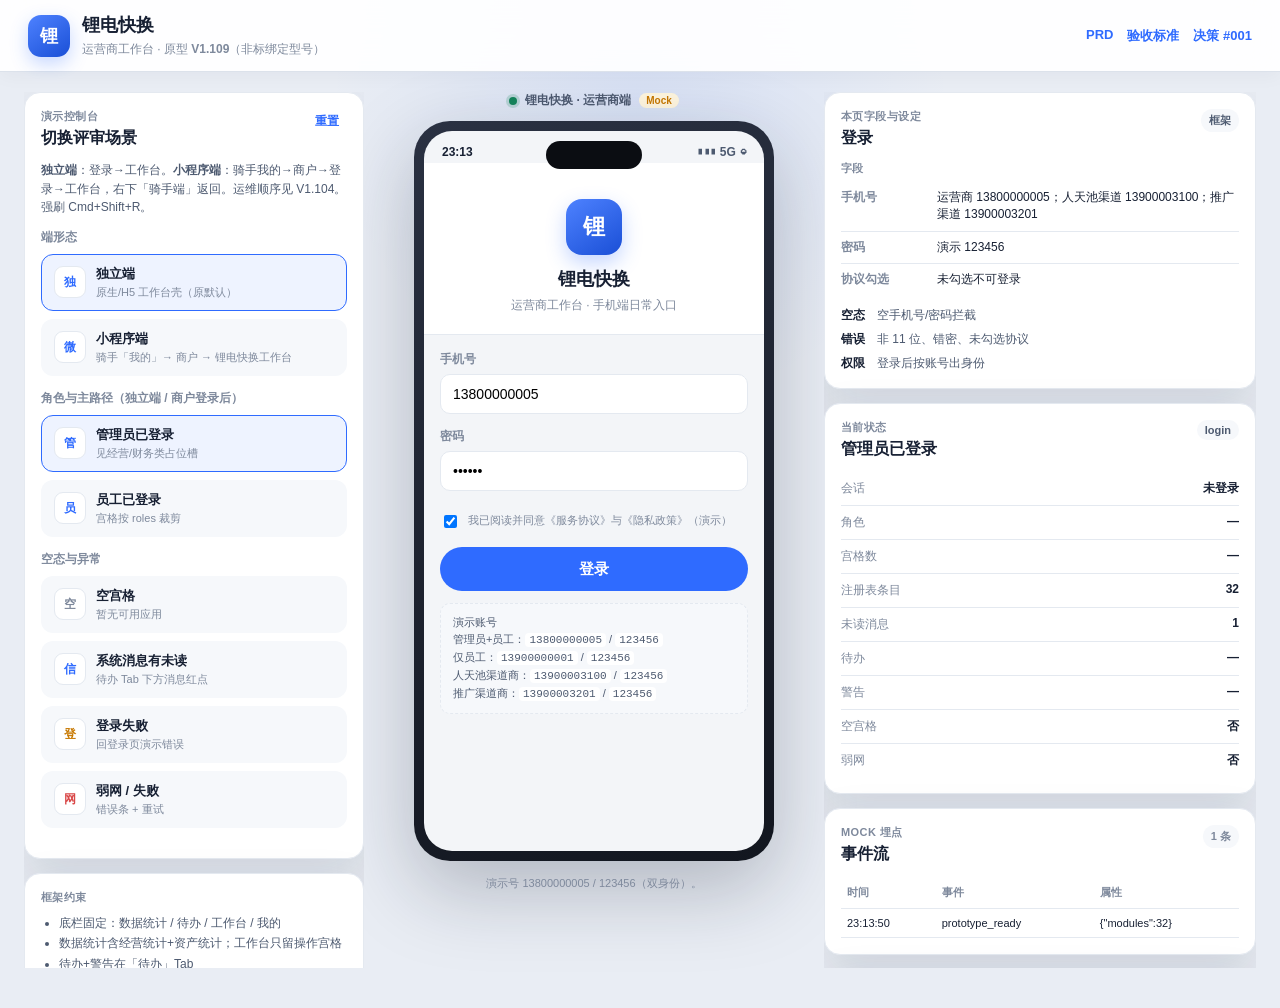
<file: index.html>
<!DOCTYPE html>
<html lang="zh-CN">
  <head>
    <meta charset="utf-8" />
    <meta http-equiv="refresh" content="0; url=prototype/index.html" />
    <title>锂电快换 · 运营商端</title>
  </head>
  <body>
    <p><a href="prototype/index.html">进入运营商 APP 原型</a></p>
  </body>
</html>
</file>
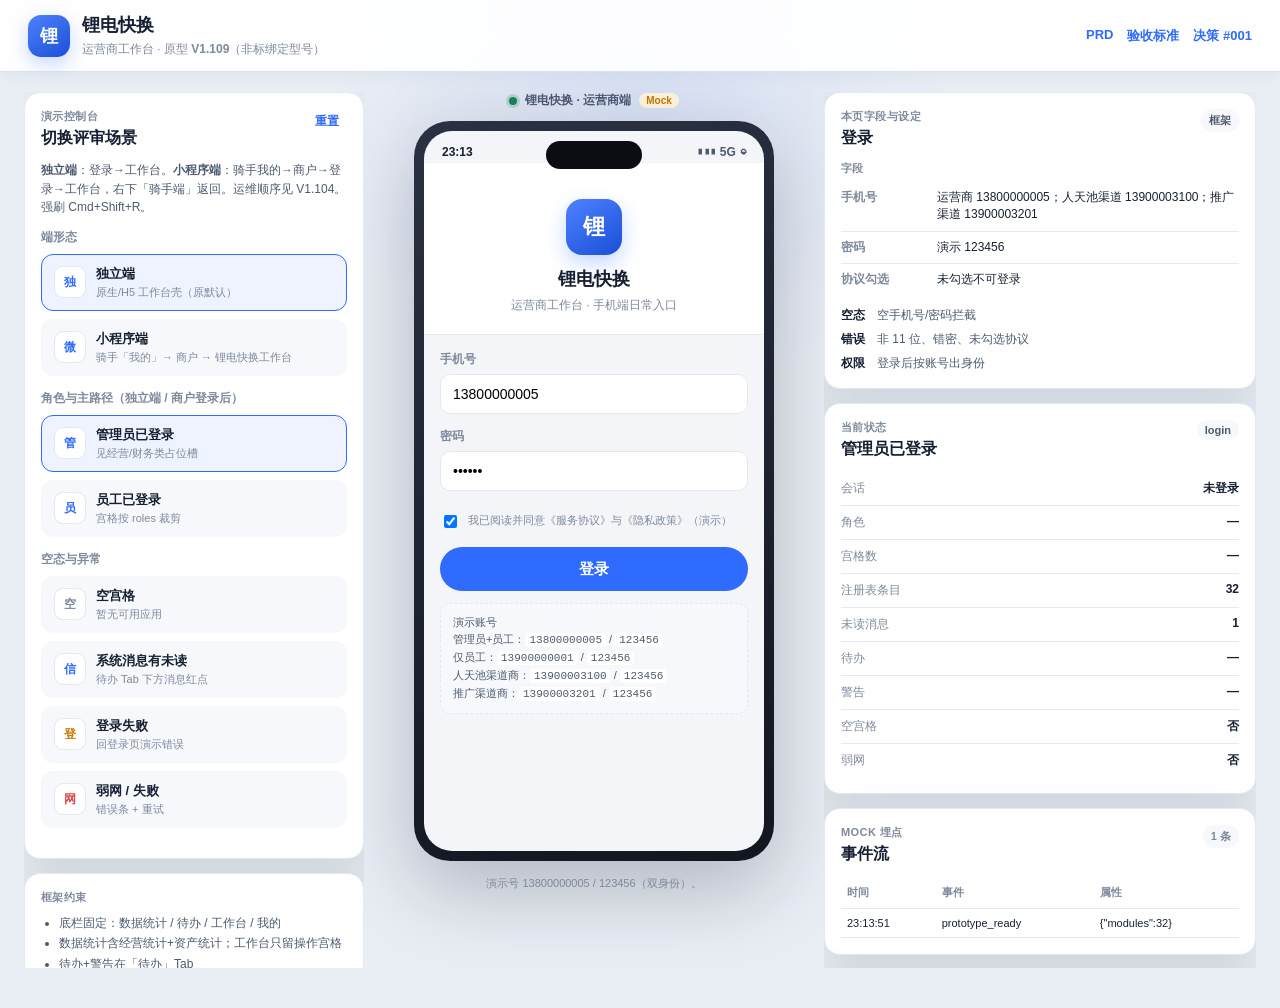
<file: prototype/index.html>
<!doctype html>
<html lang="zh-CN">
<head>
  <meta charset="utf-8">
  <meta name="viewport" content="width=device-width, initial-scale=1">
  <meta name="description" content="锂电快换 · 运营商 APP 可插拔工作台框架原型">
  <title>锂电快换 · 运营商工作台原型</title>
  <meta name="prototype-build" content="1.109">
  <link rel="stylesheet" href="css/app.css?v=1.145">
</head>
<body data-prototype-build="1.107">
  <a class="skip-link" href="#screen-root">跳到手机页面</a>

  <header class="prototype-header">
    <div class="brand-block">
      <span class="brand-mark" aria-hidden="true">锂</span>
      <div>
        <h1>锂电快换</h1>
        <p>运营商工作台 · 原型 <strong>V1.109</strong>（非标绑定型号）</p>
      </div>
    </div>
    <nav class="doc-links" aria-label="交付文档">
      <a href="doc.html#PRD.md">PRD</a>
      <a href="doc.html#acceptance-criteria.md">验收标准</a>
      <a href="doc.html#decision-001.md">决策 #001</a>
    </nav>
  </header>

  <main class="prototype-workspace">
    <aside class="review-panel" aria-label="原型场景">
      <section class="panel-card">
        <div class="panel-heading">
          <div>
            <span class="eyebrow">演示控制台</span>
            <h2>切换评审场景</h2>
          </div>
          <button class="text-button" type="button" data-action="reset-demo">重置</button>
        </div>
        <p class="panel-hint"><strong>独立端</strong>：登录→工作台。<strong>小程序端</strong>：骑手我的→商户→登录→工作台，右下「骑手端」返回。运维顺序见 V1.104。强刷 Cmd+Shift+R。</p>

        <div class="scenario-group">
          <h3>端形态</h3>
          <button class="scenario-button active" type="button" data-shell="standalone">
            <span class="scenario-icon">独</span>
            <span><strong>独立端</strong><small>原生/H5 工作台壳（原默认）</small></span>
          </button>
          <button class="scenario-button" type="button" data-shell="miniprogram">
            <span class="scenario-icon">微</span>
            <span><strong>小程序端</strong><small>骑手「我的」→ 商户 → 锂电快换工作台</small></span>
          </button>
        </div>

        <div class="scenario-group">
          <h3>角色与主路径（独立端 / 商户登录后）</h3>
          <button class="scenario-button active" type="button" data-scenario="admin">
            <span class="scenario-icon">管</span>
            <span><strong>管理员已登录</strong><small>见经营/财务类占位槽</small></span>
          </button>
          <button class="scenario-button" type="button" data-scenario="staff">
            <span class="scenario-icon">员</span>
            <span><strong>员工已登录</strong><small>宫格按 roles 裁剪</small></span>
          </button>
        </div>

        <div class="scenario-group">
          <h3>空态与异常</h3>
          <button class="scenario-button" type="button" data-scenario="emptyGrid">
            <span class="scenario-icon neutral">空</span>
            <span><strong>空宫格</strong><small>暂无可用应用</small></span>
          </button>
          <button class="scenario-button" type="button" data-scenario="unread">
            <span class="scenario-icon">信</span>
            <span><strong>系统消息有未读</strong><small>待办 Tab 下方消息红点</small></span>
          </button>
          <button class="scenario-button" type="button" data-scenario="loginFail">
            <span class="scenario-icon warning">登</span>
            <span><strong>登录失败</strong><small>回登录页演示错误</small></span>
          </button>
          <button class="scenario-button" type="button" data-scenario="weakNet">
            <span class="scenario-icon danger">网</span>
            <span><strong>弱网 / 失败</strong><small>错误条 + 重试</small></span>
          </button>
        </div>
      </section>

      <section class="panel-card constraint-card">
        <span class="eyebrow">框架约束</span>
        <ul>
          <li>底栏固定：数据统计 / 待办 / 工作台 / 我的</li>
          <li>数据统计含经营统计+资产统计；工作台只留操作宫格</li>
          <li>待办+警告在「待办」Tab</li>
          <li>宫格只读 modules.js 注册表</li>
          <li>placeholder 禁止假业务 KPI</li>
          <li>不改外卖 PC / 骑手端原型</li>
        </ul>
      </section>

      <section class="panel-card changelog-card" aria-label="更新记录">
        <div class="panel-heading">
          <div>
            <span class="eyebrow">版本迭代</span>
            <h2>更新记录</h2>
          </div>
          <span class="status-pill" id="changelog-latest">V1.59</span>
        </div>
        <p class="panel-hint">原型左侧同步 PRD 主要变更；新条目置顶。详版见 <a href="doc.html#PRD.md">PRD</a> 与 <a href="doc.html#decision-067.md">决策卡片</a>。</p>
        <div id="changelog-root" class="changelog-list"></div>
      </section>
    </aside>

    <section class="phone-stage" aria-label="运营商 APP 原型">
      <div class="preview-caption">
        <span class="live-dot" aria-hidden="true"></span>
        <span id="preview-shell-label">锂电快换 · 运营商端</span>
        <span class="mock-badge">Mock</span>
      </div>

      <article class="phone-shell" id="phone-shell">
        <div class="phone-bezel">
          <div class="dynamic-island" aria-hidden="true"></div>
          <div class="status-bar" aria-label="手机状态">
            <span id="status-time">13:42</span>
            <span class="status-icons" aria-hidden="true">▮▮▮ 5G ◒</span>
          </div>

          <section class="screen-root" id="screen-root" tabindex="-1" aria-live="polite"></section>

          <nav class="tab-bar hidden" id="tab-bar" aria-label="主导航">
            <button class="tab-button active" type="button" data-tab="dataStats">
              <span class="tab-icon" aria-hidden="true">📊</span>
              <span>数据统计</span>
            </button>
            <button class="tab-button" type="button" data-tab="todos">
              <span class="tab-icon" aria-hidden="true">▣</span>
              <span>待办</span>
              <span class="tab-badge hidden" data-tab-badge>0</span>
            </button>
            <button class="tab-button" type="button" data-tab="workbench">
              <span class="tab-icon" aria-hidden="true">▦</span>
              <span>工作台</span>
            </button>
            <button class="tab-button" type="button" data-tab="mine">
              <span class="tab-icon" aria-hidden="true">☺</span>
              <span>我的</span>
            </button>
          </nav>

          <div class="toast" id="toast" role="status" aria-live="polite"></div>
        </div>
      </article>

      <p class="device-note">演示号 13800000005 / 123456（双身份）。</p>
    </section>

    <aside class="inspector-panel" aria-label="本页字段与设定">
      <section class="panel-card spec-card">
        <div class="panel-heading">
          <div>
            <span class="eyebrow">本页字段与设定</span>
            <h2 id="spec-title">登录</h2>
          </div>
          <span class="status-pill" id="spec-source">PC 一期</span>
        </div>
        <p class="spec-note" id="spec-note"></p>
        <div id="spec-body"></div>
      </section>

      <section class="panel-card">
        <div class="panel-heading">
          <div>
            <span class="eyebrow">当前状态</span>
            <h2 id="status-title">未登录</h2>
          </div>
          <span class="status-pill neutral" id="status-pill">login</span>
        </div>
        <dl class="state-list" id="state-list"></dl>
      </section>

      <section class="panel-card event-card">
        <div class="panel-heading">
          <div>
            <span class="eyebrow">Mock 埋点</span>
            <h2>事件流</h2>
          </div>
          <span class="event-count" id="event-count">0 条</span>
        </div>
        <div class="table-wrap">
          <table id="event-log-table">
            <thead>
              <tr>
                <th>时间</th>
                <th>事件</th>
                <th>属性</th>
              </tr>
            </thead>
            <tbody id="event-log-body"></tbody>
          </table>
        </div>
      </section>

      <section class="panel-card reviewer-note">
        <span class="eyebrow">评审提示</span>
        <p>右侧随中间手机页切换，展示本页字段、枚举、统计口径、空态/错误/权限。不必再打开 PRD。口径真源：PC 一期。</p>
      </section>
    </aside>
  </main>

  <script>window.__OP_APP_BUILD__ = "1.109";</script>
  <script src="js/modules.js?v=1.106"></script>
  <script src="js/mock.js?v=1.101"></script>
  <script src="js/lease-orders.js?v=1.101"></script>
  <script src="js/package-orders.js?v=1.142"></script>
  <script src="js/daypool-orders.js?v=1.101"></script>
  <script src="js/ops-stats.js?v=1.145"></script>
  <script src="js/operator-scope.js?v=1.112"></script>
  <script src="js/cabinets.js?v=1.113"></script>
  <script src="js/battery-swallowed.js?v=1.104"></script>
  <script src="js/employees.js?v=1.112"></script>
  <script src="js/rider-mini.js?v=1.105"></script>
  <script src="js/off-cabinet.js?v=1.109"></script>
  <script src="js/channels.js?v=1.140"></script>
  <script src="js/channel-partner.js?v=1.140"></script>
  <script src="js/sites.js?v=1.113"></script>
  <script src="js/todos.js?v=1.140"></script>
  <script src="js/alerts.js?v=1.101"></script>
  <script src="js/users.js?v=1.143"></script>
  <script src="js/finance-account.js?v=1.101"></script>
  <script src="js/batteries.js?v=1.102"></script>
  <script src="js/page-specs.js?v=1.145"></script>
  <script src="js/changelog.js?v=1.145"></script>
  <script src="js/app.js?v=1.145"></script>
</body>
</html>
</file>
<file: prototype/css/app.css>
:root {
  --brand: #2f6bff;
  --brand-dark: #1a4fd6;
  --brand-soft: #eef3ff;
  --brand-line: #c9d8ff;
  --ink: #172033;
  --ink-2: #4d5a70;
  --muted: #7e899c;
  --line: #e4e9f0;
  --canvas: #e9edf4;
  --surface: #ffffff;
  --surface-soft: #f6f8fb;
  --success: #15855b;
  --success-soft: #e9f8f1;
  --warning: #c77800;
  --warning-soft: #fff6df;
  --danger: #d94848;
  --danger-soft: #fff0f0;
  --phone-bg: #f3f5f8;
  --shadow: 0 18px 48px rgba(28, 39, 61, 0.12);
  --phone-shadow: 0 28px 80px rgba(19, 28, 45, 0.26);
  --radius: 16px;
  --font: -apple-system, BlinkMacSystemFont, "SF Pro Text", "PingFang SC",
    "Hiragino Sans GB", "Microsoft YaHei", sans-serif;
}

* { box-sizing: border-box; }

html { color-scheme: light; }

body {
  margin: 0;
  min-width: 320px;
  min-height: 100vh;
  color: var(--ink);
  background:
    radial-gradient(circle at 50% 10%, rgba(47, 107, 255, 0.09), transparent 28%),
    var(--canvas);
  font-family: var(--font);
  -webkit-font-smoothing: antialiased;
}

button, input, select { font: inherit; }
button, a { -webkit-tap-highlight-color: transparent; }
button { color: inherit; cursor: pointer; border: none; background: none; }

button:focus-visible,
a:focus-visible,
input:focus-visible,
[tabindex]:focus-visible {
  outline: 3px solid rgba(47, 107, 255, 0.32);
  outline-offset: 2px;
}

.skip-link {
  position: fixed;
  left: 16px;
  top: -60px;
  z-index: 200;
  padding: 10px 14px;
  color: #fff;
  background: var(--brand-dark);
  border-radius: 8px;
  text-decoration: none;
}
.skip-link:focus { top: 12px; }

.prototype-header {
  position: sticky;
  top: 0;
  z-index: 100;
  min-height: 72px;
  padding: 12px 28px;
  display: flex;
  align-items: center;
  justify-content: space-between;
  gap: 20px;
  background: rgba(255, 255, 255, 0.92);
  border-bottom: 1px solid rgba(218, 224, 234, 0.92);
  box-shadow: 0 4px 18px rgba(20, 31, 50, 0.04);
  backdrop-filter: blur(18px);
}

.brand-block { display: flex; align-items: center; gap: 12px; min-width: 0; }
.brand-mark {
  width: 42px; height: 42px; flex: 0 0 auto;
  display: grid; place-items: center; color: #fff;
  background: linear-gradient(145deg, #4e82ff, var(--brand-dark));
  border-radius: 13px;
  box-shadow: 0 7px 18px rgba(47, 107, 255, 0.26);
  font-weight: 800; font-size: 18px;
}
.brand-block h1 { margin: 0; font-size: 18px; font-weight: 700; }
.brand-block p { margin: 4px 0 0; font-size: 12px; color: var(--muted); }

.doc-links { display: flex; gap: 14px; flex-wrap: wrap; }
.doc-links a {
  font-size: 13px; color: var(--brand); text-decoration: none; font-weight: 600;
}
.doc-links a:hover { text-decoration: underline; }

.prototype-workspace {
  display: grid;
  grid-template-columns: minmax(280px, 340px) minmax(320px, 420px) minmax(280px, 1fr);
  gap: 20px;
  padding: 20px 24px 40px;
  align-items: start;
  max-width: 1400px;
  margin: 0 auto;
}

.review-panel {
  position: sticky;
  top: 16px;
  max-height: calc(100vh - 24px);
  overflow: auto;
}

.changelog-list {
  display: flex;
  flex-direction: column;
  gap: 12px;
  max-height: 420px;
  overflow: auto;
  padding-right: 4px;
}
.changelog-item {
  border-left: 3px solid var(--brand-line);
  padding: 0 0 0 10px;
}
.changelog-hd {
  display: flex;
  align-items: center;
  justify-content: space-between;
  gap: 8px;
  margin-bottom: 4px;
}
.changelog-ver {
  font-size: 12px;
  font-weight: 800;
  color: var(--brand);
}
.changelog-date {
  font-size: 11px;
  color: var(--muted);
}
.changelog-title {
  margin: 0 0 6px;
  font-size: 13px;
  font-weight: 650;
  line-height: 1.4;
}
.changelog-decisions {
  display: flex;
  flex-wrap: wrap;
  gap: 6px;
  margin-bottom: 6px;
}
.changelog-dec {
  font-size: 11px;
  font-weight: 600;
  color: var(--brand);
  text-decoration: none;
  padding: 2px 6px;
  border-radius: 6px;
  background: var(--brand-soft);
}
.changelog-dec:hover { text-decoration: underline; }
.changelog-ul {
  margin: 0;
  padding-left: 16px;
  font-size: 12px;
  color: var(--ink-2);
  line-height: 1.55;
}
.changelog-ul li { margin-bottom: 4px; }
.changelog-card .panel-hint a {
  color: var(--brand);
  font-weight: 600;
  text-decoration: none;
}
.changelog-card .panel-hint a:hover { text-decoration: underline; }

@media (max-width: 1100px) {
  .prototype-workspace {
    grid-template-columns: 1fr;
  }
  .phone-stage { justify-self: center; }
  .review-panel {
    position: static;
    max-height: none;
  }
  .changelog-list { max-height: none; }
}

.panel-card {
  background: var(--surface);
  border: 1px solid var(--line);
  border-radius: var(--radius);
  padding: 16px;
  box-shadow: var(--shadow);
  margin-bottom: 14px;
}

.panel-heading {
  display: flex;
  align-items: flex-start;
  justify-content: space-between;
  gap: 12px;
  margin-bottom: 12px;
}
.eyebrow {
  display: block;
  font-size: 11px;
  font-weight: 700;
  letter-spacing: 0.04em;
  text-transform: uppercase;
  color: var(--muted);
  margin-bottom: 4px;
}
.panel-heading h2 { margin: 0; font-size: 16px; }
.panel-hint { margin: 0 0 12px; font-size: 12px; color: var(--ink-2); line-height: 1.55; }

.scenario-group { margin-bottom: 14px; }
.scenario-group h3 {
  margin: 0 0 8px;
  font-size: 12px;
  color: var(--muted);
  font-weight: 700;
}

.scenario-button {
  width: 100%;
  display: flex;
  align-items: center;
  gap: 10px;
  text-align: left;
  padding: 10px 12px;
  border-radius: 12px;
  border: 1px solid transparent;
  background: var(--surface-soft);
  margin-bottom: 8px;
  transition: border-color 0.15s, background 0.15s;
}
.scenario-button:hover { border-color: var(--brand-line); }
.scenario-button.active {
  border-color: var(--brand);
  background: var(--brand-soft);
}
.scenario-button strong { display: block; font-size: 13px; }
.scenario-button small { display: block; font-size: 11px; color: var(--muted); margin-top: 2px; }
.scenario-icon {
  width: 32px; height: 32px; border-radius: 9px;
  display: grid; place-items: center;
  background: #fff; border: 1px solid var(--line);
  font-size: 12px; font-weight: 700; color: var(--brand); flex-shrink: 0;
}
.scenario-icon.warning { color: var(--warning); }
.scenario-icon.danger { color: var(--danger); }
.scenario-icon.neutral { color: var(--muted); }

.text-button {
  font-size: 12px; font-weight: 600; color: var(--brand); padding: 4px 8px;
}
.constraint-card ul {
  margin: 8px 0 0; padding-left: 18px; font-size: 12px; color: var(--ink-2); line-height: 1.7;
}

.phone-stage { display: flex; flex-direction: column; align-items: center; }
.preview-caption {
  display: flex; align-items: center; gap: 8px;
  font-size: 12px; font-weight: 600; color: var(--ink-2); margin-bottom: 12px;
}
.live-dot {
  width: 8px; height: 8px; border-radius: 50%;
  background: var(--success);
  box-shadow: 0 0 0 3px rgba(21, 133, 91, 0.2);
}
.mock-badge {
  font-size: 10px; font-weight: 700; padding: 2px 7px; border-radius: 999px;
  background: var(--warning-soft); color: var(--warning);
}

.phone-shell {
  width: 360px;
  border-radius: 36px;
  padding: 10px;
  background: linear-gradient(160deg, #2a3142, #12161f);
  box-shadow: var(--phone-shadow);
}
.phone-bezel {
  position: relative;
  height: 720px;
  border-radius: 28px;
  overflow: hidden;
  background: var(--phone-bg);
  display: flex;
  flex-direction: column;
}
.dynamic-island {
  position: absolute; top: 10px; left: 50%; transform: translateX(-50%);
  width: 96px; height: 28px; border-radius: 20px; background: #0b0d12; z-index: 5;
}
.status-bar {
  display: flex; justify-content: space-between; align-items: center;
  padding: 14px 18px 4px; font-size: 12px; font-weight: 600; flex-shrink: 0;
  background: transparent; position: relative; z-index: 2;
}
.status-icons { letter-spacing: 0.02em; color: var(--ink-2); }

.screen-root {
  flex: 1; min-height: 0; overflow: auto; position: relative;
  -webkit-overflow-scrolling: touch;
}
.screen-root.is-rider-mini {
  overflow: hidden;
}

.tab-bar {
  display: flex; background: #fff; border-top: 1px solid var(--line);
  flex-shrink: 0; padding-bottom: 6px;
}
.tab-button {
  flex: 1; display: flex; flex-direction: column; align-items: center;
  gap: 2px; padding: 8px 0 4px; font-size: 10px; color: var(--muted); position: relative;
}
.tab-button.active { color: var(--brand); font-weight: 700; }
.tab-icon { font-size: 16px; line-height: 1; }
.tab-badge {
  position: absolute; top: 4px; right: calc(50% - 22px);
  min-width: 16px; height: 16px; padding: 0 4px;
  border-radius: 8px; background: var(--danger); color: #fff;
  font-size: 10px; font-weight: 700; display: grid; place-items: center;
}

.toast {
  position: absolute; left: 50%; bottom: 72px; transform: translateX(-50%) translateY(12px);
  max-width: 86%; padding: 10px 14px; border-radius: 10px;
  background: rgba(23, 32, 51, 0.88); color: #fff; font-size: 12px;
  opacity: 0; pointer-events: none; transition: opacity 0.2s, transform 0.2s;
  z-index: 40; text-align: center; line-height: 1.4;
}
.toast.show { opacity: 1; transform: translateX(-50%) translateY(0); }

.device-note {
  margin: 14px 0 0; font-size: 11px; color: var(--muted); text-align: center; max-width: 360px; line-height: 1.5;
}

/* —— App screens —— */
.screen-pad { padding: 8px 14px 20px; }
.login-hero {
  padding: 36px 20px 20px; text-align: center; background: #fff;
  border-bottom: 1px solid var(--line);
}
.login-logo {
  width: 56px; height: 56px; margin: 0 auto 12px; border-radius: 16px;
  background: linear-gradient(145deg, #4e82ff, var(--brand-dark));
  color: #fff; display: grid; place-items: center; font-size: 22px; font-weight: 800;
  box-shadow: 0 8px 20px rgba(47, 107, 255, 0.28);
}
.login-hero h2 { margin: 0 0 6px; font-size: 18px; }
.login-hero p { margin: 0; font-size: 12px; color: var(--muted); }

.form-block { padding: 16px 16px 8px; }
.form-row { margin-bottom: 14px; }
.form-row label {
  display: block; font-size: 12px; color: var(--muted); margin-bottom: 6px; font-weight: 600;
}
.form-row input {
  width: 100%; padding: 11px 12px; border: 1px solid var(--line); border-radius: 10px;
  font-size: 14px; background: #fff;
}
.form-row input:focus { border-color: var(--brand); outline: none; }
.form-error {
  margin: 0 16px 10px; padding: 8px 10px; border-radius: 8px;
  background: var(--danger-soft); color: var(--danger); font-size: 12px; line-height: 1.4;
  display: none;
}
.form-error.show { display: block; }

.agree-row {
  display: flex; gap: 8px; align-items: flex-start;
  margin: 0 16px 16px; font-size: 11px; color: var(--muted); line-height: 1.45;
}
.agree-row input { margin-top: 2px; }

.btn-primary {
  display: block; width: calc(100% - 32px); margin: 0 16px 12px; height: 44px;
  border-radius: 22px; background: var(--brand); color: #fff;
  font-size: 15px; font-weight: 700; border: none;
}
.btn-primary:disabled { opacity: 0.5; }
.btn-secondary {
  display: block; width: calc(100% - 32px); margin: 0 16px 12px; height: 40px;
  border-radius: 20px; background: var(--brand-soft); color: var(--brand);
  font-size: 14px; font-weight: 600;
}
/* 原型 · 模拟 / MOCK 操作（区别于正式业务按钮） */
.btn-mock {
  display: block;
  border: 1px solid #c9bce8;
  background: #f3eefb;
  color: #5f4d94;
  font-weight: 650;
}
.btn-mock-xs {
  display: inline-block;
  width: auto;
  margin: 0;
  height: 22px;
  padding: 0 8px;
  border-radius: 11px;
  font-size: 10px;
  line-height: 20px;
}
button.btn-mock.offcab-btn {
  width: calc(100% - 24px) !important;
  margin-left: 12px !important;
  margin-right: 12px !important;
  height: 40px;
  border-radius: 20px;
  font-size: 14px;
}
.todo-footer-mock {
  flex: 1;
  height: 44px;
  border-radius: 12px;
  font-weight: 650;
  font-size: 15px;
  border: 1px solid #c9bce8;
  background: #f3eefb;
  color: #5f4d94;
}
.todo-footer-bar.wrap .todo-footer-mock {
  flex: 1 1 30%;
  min-width: 96px;
}
.lease-act.mock { background: #7e6cb2; color: #fff; }
.demo-hint {
  margin: 8px 16px 20px; padding: 10px 12px; border-radius: 10px;
  background: var(--surface-soft); border: 1px dashed var(--line);
  font-size: 11px; color: var(--ink-2); line-height: 1.55;
}
.demo-hint code {
  font-family: ui-monospace, SFMono-Regular, Menlo, monospace;
  font-size: 11px; background: #fff; padding: 1px 4px; border-radius: 4px;
}

.page-header {
  display: flex; align-items: center; gap: 8px;
  padding: 6px 12px 10px; background: #fff; border-bottom: 1px solid var(--line);
  position: sticky; top: 0; z-index: 3;
}
.page-header h1 {
  flex: 1; margin: 0; font-size: 16px; font-weight: 700; text-align: center;
}
.icon-back {
  width: 32px; height: 32px; border-radius: 8px; font-size: 22px; line-height: 1;
  color: var(--ink); display: grid; place-items: center;
}
.header-spacer { width: 32px; }

.wb-top {
  padding: 14px 16px; background: linear-gradient(160deg, #3d7bff, var(--brand-dark));
  color: #fff;
}
.wb-top .tenant { font-size: 16px; font-weight: 700; }

.summary-wrap {
  display: block;
  width: calc(100% - 28px);
  margin: 10px 14px 0;
  padding: 0;
  border: none;
  background: transparent;
  cursor: pointer;
  text-align: inherit;
  -webkit-tap-highlight-color: transparent;
}
.summary-wrap:active .summary-card { opacity: 0.92; }
.summary-wrap.is-tappable .summary-card {
  border-color: var(--brand-line);
  animation: summaryCardPulse 1.5s ease-in-out 3;
}
.summary-tap-stage {
  position: relative;
}
.summary-tap-finger {
  position: absolute;
  right: 14%;
  top: 38%;
  width: 22px;
  height: 22px;
  border-radius: 50%;
  border: 2px solid var(--brand);
  background: rgba(47, 107, 255, 0.2);
  pointer-events: none;
  animation: summaryTapRipple 1.35s ease-out 4;
  animation-fill-mode: forwards;
}
.summary-tap-hint {
  display: flex;
  align-items: center;
  justify-content: center;
  gap: 4px;
  margin-top: 8px;
  font-size: 11px;
  font-weight: 600;
  color: var(--brand);
  line-height: 1;
}
.summary-tap-hint i {
  display: inline-block;
  font-style: normal;
  font-weight: 700;
  animation: summaryHintChev 1s ease-in-out infinite;
}
@keyframes summaryCardPulse {
  0%, 100% { box-shadow: 0 0 0 0 rgba(47, 107, 255, 0); }
  50% { box-shadow: 0 0 0 3px rgba(47, 107, 255, 0.22); }
}
@keyframes summaryTapRipple {
  0% { transform: scale(0.45); opacity: 0.85; }
  65% { transform: scale(1.45); opacity: 0; }
  100% { transform: scale(1.45); opacity: 0; }
}
@keyframes summaryHintChev {
  0%, 100% { transform: translateX(0); }
  50% { transform: translateX(3px); }
}
@media (prefers-reduced-motion: reduce) {
  .summary-wrap.is-tappable .summary-card,
  .summary-tap-finger,
  .summary-tap-hint i {
    animation: none;
  }
  .summary-tap-finger { display: none; }
}
.summary-row {
  display: grid; grid-template-columns: repeat(3, 1fr); gap: 8px;
  margin: 12px 14px 0;
}
.summary-wrap .summary-row { margin: 0; }
.summary-card {
  background: #fff; border-radius: 12px; padding: 12px 8px; text-align: center;
  border: 1px solid var(--line);
}
.summary-card .val {
  font-size: 18px; font-weight: 700; color: var(--ink);
  letter-spacing: -0.02em; font-variant-numeric: tabular-nums;
}
.summary-card .lab {
  font-size: 10px; color: var(--muted); margin-top: 4px; line-height: 1.3;
}
.summary-card .tag {
  display: inline-block; margin-top: 6px; font-size: 9px; font-weight: 700;
  padding: 2px 6px; border-radius: 4px;
  background: var(--warning-soft); color: var(--warning);
}
.summary-card .sub {
  font-size: 9px; color: rgba(255, 255, 255, 0.85); margin-top: 4px; line-height: 1.3;
}
.summary-card.stat-blue {
  background: linear-gradient(160deg, #3d7bff, var(--brand-dark));
  border: none; color: #fff;
}
.summary-card.stat-blue .val { color: #fff; }
.summary-card.stat-blue .lab { color: rgba(255, 255, 255, 0.92); }
.data-stats-page {
  min-height: 100%;
  background: var(--phone-bg);
}
.data-stats-subtabs {
  margin: 0 14px 10px;
}
.data-stats-body {
  padding-bottom: 4px;
}
/* 经营统计：紧凑页；卡片高度在紧凑基准上 +1/3 */
.data-stats-compact .summary-wrap {
  margin-top: 4px;
}
.data-stats-compact .today-data-title {
  margin: 4px 16px 2px;
  font-size: 12px;
}
.data-stats-compact .today-group {
  border: 1.5px solid #c5d8ff;
  background: #f4f8ff;
  border-radius: 14px;
  padding: 8px 8px 6px;
}
.data-stats-compact .today-group-fund {
  margin-bottom: 8px;
}
.data-stats-compact .today-group-ops {
  padding: 8px;
}
.data-stats-compact .today-group .biz-fund-block:last-child {
  margin-bottom: 0;
}
.data-stats-compact .today-group .summary-card {
  background: #fff;
}
.data-stats-compact .biz-fund-block {
  margin: 0 0 8px;
}
.data-stats-compact .biz-fund-row-label {
  font-size: 12px;
  font-weight: 700;
  color: var(--ink);
  margin: 0 0 5px 2px;
  text-align: left;
}
.data-stats-compact .biz-fund-row {
  margin: 0;
  grid-template-columns: 1fr auto 1fr auto 1fr;
  gap: 4px;
  align-items: center;
}
.data-stats-compact .fund-op {
  display: flex;
  align-items: center;
  justify-content: center;
  width: 16px;
  flex-shrink: 0;
  font-size: 15px;
  font-weight: 800;
  line-height: 1;
  color: #2f6bff;
  text-shadow: 0 0 6px rgba(47, 107, 255, 0.35);
}
.data-stats-compact .biz-swap-row {
  margin: 0;
}
.data-stats-compact .summary-row-ops {
  grid-template-columns: 1.2fr 0.9fr 0.9fr;
}
.data-stats-compact .summary-card-fund.is-income {
  justify-content: center;
}
.data-stats-compact .summary-card-fund {
  display: flex;
  flex-direction: column;
  align-items: center;
  justify-content: center;
  gap: 3px;
  min-height: 77px;
}
.data-stats-compact .summary-card-fund .fund-people {
  font-size: 11px;
  font-weight: 600;
  color: var(--ink-2);
  line-height: 1.2;
}
.data-stats-compact .summary-card-fund .fund-amount {
  font-size: 15px;
  margin: 0;
  line-height: 1.15;
}
.data-stats-compact .summary-card-fund .fund-title {
  margin-top: 1px;
  font-size: 9px;
  color: var(--muted);
  white-space: nowrap;
}
.data-stats-compact .summary-card.is-drill,
.data-stats-compact button.summary-card-fund {
  cursor: pointer;
  -webkit-tap-highlight-color: transparent;
  width: 100%;
  border: 1px solid var(--line);
  font: inherit;
  color: inherit;
}
.data-stats-compact .summary-card.is-drill:active,
.data-stats-compact button.summary-card-fund:active {
  opacity: 0.88;
}
.data-stats-compact .summary-tap-hint.is-btn {
  width: 100%;
  border: none;
  background: transparent;
  cursor: pointer;
  font: inherit;
}
.data-stats-compact .card-tap-mark {
  position: absolute;
  top: 4px;
  right: 6px;
  font-style: normal;
  font-size: 14px;
  font-weight: 700;
  line-height: 1;
  color: #2f6bff;
  opacity: 0.85;
}
.data-stats-compact .stat-blue .card-tap-mark {
  color: #fff;
}
.data-stats-compact .summary-card.is-drill,
.data-stats-compact .summary-card.is-tappable-card,
.data-stats-compact button.summary-card-fund.is-drill {
  position: relative;
  border-color: #8eb4ff;
  box-shadow: 0 0 0 1px rgba(47, 107, 255, 0.18);
}
.data-stats-compact .stat-blue.is-tappable-card {
  box-shadow: inset 0 0 0 1.5px rgba(255, 255, 255, 0.55);
}
.data-stats-compact .summary-card {
  padding: 11px 6px;
  border-radius: 10px;
  min-height: 70px;
  box-sizing: border-box;
  display: flex;
  flex-direction: column;
  align-items: center;
  justify-content: center;
}
.data-stats-compact .summary-card .val {
  font-size: 16px;
}
.data-stats-compact .summary-card .lab {
  font-size: 9px;
  margin-top: 2px;
}
.data-stats-compact .summary-row {
  gap: 6px;
}
.data-stats-compact .summary-tap-hint {
  margin-top: 5px;
  font-size: 10px;
}
.data-stats-compact .summary-tap-finger {
  width: 18px;
  height: 18px;
  top: 32%;
}
.data-stats-compact .home-stats-block {
  margin: 6px 14px 0;
}
.data-stats-compact .home-stats-title {
  font-size: 12px;
  margin: 0 0 5px 2px;
}
.data-stats-compact .home-stats-row .summary-card.stat-blue {
  padding: 11px 6px;
  min-height: 70px;
}
.data-stats-compact .home-stats-row .summary-card.stat-blue .val {
  font-size: 16px;
}
.data-stats-compact .home-stats-row .summary-card.stat-blue .lab {
  font-size: 9px;
}
.data-stats-compact .home-stats-row .summary-card .sub {
  font-size: 8px;
  margin-top: 2px;
}
.data-stats-compact .home-stats-row-5 {
  grid-template-columns: repeat(3, 1fr);
}
.data-stats-compact .home-stats-row-5 > :nth-child(4) {
  grid-column: 1 / 3;
}
.home-stats-block { margin: 10px 14px 0; }
.home-stats-title {
  font-size: 13px; font-weight: 700; color: var(--ink); margin: 0 0 8px 2px;
}
.home-stats-title.as-btn {
  display: block; width: 100%; padding: 0 0 8px 2px; margin: 0;
  border: none; background: transparent; text-align: left; cursor: pointer;
  -webkit-tap-highlight-color: transparent;
}
.home-stats-row { margin: 0; }
.home-stats-row-4 {
  grid-template-columns: repeat(4, 1fr);
}
@media (max-width: 390px) {
  .home-stats-row-4 {
    grid-template-columns: repeat(2, 1fr);
  }
}
.home-stat-btn {
  display: block; width: 100%; padding: 0; margin: 0; border: none;
  background: transparent; cursor: pointer; text-align: inherit;
  -webkit-tap-highlight-color: transparent;
}
.home-stat-btn:active .summary-card.stat-blue { opacity: 0.92; }

.card-block {
  margin: 12px 14px; background: #fff; border-radius: 14px;
  border: 1px solid var(--line); overflow: hidden;
}
.home-split {
  display: grid;
  grid-template-columns: 1fr 1fr;
  gap: 10px;
  margin: 12px 14px;
}
.inbox-page {
  min-height: 100%;
  background: var(--phone-bg);
  padding-bottom: 16px;
}
.inbox-split {
  margin-top: 8px;
}
.inbox-msg {
  margin: 10px 14px 20px;
}
.inbox-msg .card-hd span { color: var(--brand); }
.inbox-msg-list .msg-item {
  border-bottom: 0;
  border-top: 1px solid var(--line);
}
.inbox-msg-list .empty-inline.compact { padding: 16px 14px; }
.home-split .card-block { margin: 0; min-width: 0; }
.card-block .card-hd {
  display: flex; align-items: center; justify-content: space-between;
  padding: 12px 14px 8px; font-size: 13px; font-weight: 700;
  width: 100%; text-align: left;
}
.card-block .card-hd.as-btn { cursor: pointer; }
.card-block .card-hd span { font-size: 11px; font-weight: 600; color: var(--muted); }
.warn-card { border-color: #f3d2c8; }
.warn-card .card-hd { color: var(--danger); }
.warn-card .card-hd span { color: var(--danger); }
.split-row {
  display: flex;
  align-items: center;
  justify-content: space-between;
  gap: 8px;
  width: 100%;
  padding: 10px 12px;
  border-top: 1px solid var(--line);
  font-size: 12px;
  text-align: left;
  color: var(--ink);
}
.split-row em {
  font-style: normal;
  font-weight: 700;
  color: var(--brand);
}
.split-row.warn em { color: var(--danger); }
.empty-inline.compact { padding: 14px 10px; font-size: 11px; }

.todo-item {
  display: flex; align-items: center; gap: 10px;
  padding: 12px 14px; border-top: 1px solid var(--line); text-align: left; width: 100%;
}
.todo-item:hover { background: var(--surface-soft); }
.todo-item .ti-icon {
  width: 36px; height: 36px; border-radius: 10px; background: var(--brand-soft);
  color: var(--brand); display: grid; place-items: center; font-weight: 700; flex-shrink: 0;
}
.todo-item .ti-body { flex: 1; min-width: 0; }
.todo-item .ti-body strong { display: block; font-size: 13px; }
.todo-item .ti-body small { display: block; font-size: 11px; color: var(--muted); margin-top: 2px; }
.todo-item .chev { color: var(--muted); font-size: 16px; }

.empty-inline {
  padding: 18px 14px; text-align: center; font-size: 12px; color: var(--muted); line-height: 1.55;
}

.group-title {
  margin: 16px 14px 8px; font-size: 12px; font-weight: 700; color: var(--muted);
}
.grid-apps {
  display: grid; grid-template-columns: repeat(4, 1fr); gap: 10px 6px;
  margin: 0 10px 8px; padding: 4px;
}
.app-tile {
  display: flex; flex-direction: column; align-items: center; gap: 6px;
  padding: 8px 4px; border-radius: 12px; position: relative;
}
.app-tile:hover { background: rgba(47, 107, 255, 0.06); }
.app-tile .ai {
  width: 44px; height: 44px; border-radius: 14px; background: var(--brand-soft);
  color: var(--brand); display: grid; place-items: center; font-size: 18px; position: relative;
}
.app-tile .ai .pending {
  position: absolute; top: -4px; right: -6px;
  font-size: 8px; font-weight: 700; padding: 1px 4px; border-radius: 4px;
  background: var(--warning); color: #fff; white-space: nowrap;
}
.app-tile .an {
  font-size: 10px; color: var(--ink); text-align: center; line-height: 1.25;
  max-width: 72px;
}

.error-bar {
  margin: 12px 14px; padding: 10px 12px; border-radius: 10px;
  background: var(--danger-soft); color: var(--danger);
  font-size: 12px; display: flex; align-items: center; justify-content: space-between; gap: 8px;
}
.error-bar button {
  flex-shrink: 0; padding: 4px 10px; border-radius: 999px;
  background: #fff; border: 1px solid var(--danger); color: var(--danger);
  font-size: 11px; font-weight: 700;
}

.identity-list { padding: 16px 14px; }
.identity-card {
  width: 100%; text-align: left; padding: 14px; margin-bottom: 10px;
  border: 1.5px solid var(--line); border-radius: 14px; background: #fff;
}
.identity-card:hover { border-color: var(--brand); background: #f8faff; }
.identity-card strong { display: block; font-size: 15px; margin-bottom: 4px; }
.identity-card small { font-size: 12px; color: var(--muted); }

.msg-list { padding: 8px 0 16px; }
.msg-item {
  width: 100%; text-align: left; display: flex; gap: 10px;
  padding: 14px; background: #fff; border-bottom: 1px solid var(--line);
}
.msg-item.unread .msg-title { font-weight: 800; }
.msg-dot {
  width: 8px; height: 8px; border-radius: 50%; background: transparent; margin-top: 6px; flex-shrink: 0;
}
.msg-item.unread .msg-dot { background: var(--brand); }
.msg-body { flex: 1; min-width: 0; }
.msg-title { font-size: 14px; color: var(--ink); }
.msg-sum { font-size: 12px; color: var(--muted); margin-top: 4px; line-height: 1.4; }
.msg-time { font-size: 11px; color: var(--muted); margin-top: 6px; }
.type-tag {
  display: inline-block; font-size: 10px; font-weight: 700; padding: 1px 6px;
  border-radius: 4px; background: var(--brand-soft); color: var(--brand); margin-right: 6px;
}

.detail-body {
  margin: 14px; padding: 16px; background: #fff; border-radius: 14px;
  border: 1px solid var(--line); font-size: 13px; line-height: 1.65; color: var(--ink-2);
}
.detail-body h3 { margin: 0 0 8px; font-size: 16px; color: var(--ink); }

.mine-head {
  display: flex; align-items: center; gap: 12px;
  padding: 18px 16px; background: #fff; border-bottom: 1px solid var(--line);
}
.avatar {
  width: 48px; height: 48px; border-radius: 50%; background: var(--brand-soft);
  color: var(--brand); display: grid; place-items: center; font-weight: 800; font-size: 18px;
}
.mine-head .name { font-size: 16px; font-weight: 700; }
.mine-head .sub { font-size: 12px; color: var(--muted); margin-top: 4px; }

.info-list { margin: 12px 14px; background: #fff; border-radius: 14px; border: 1px solid var(--line); }
.info-row {
  display: flex; justify-content: space-between; gap: 12px;
  padding: 13px 14px; border-bottom: 1px solid var(--line); font-size: 13px;
}
.info-row:last-child { border-bottom: none; }
.info-row .k { color: var(--muted); }
.info-row .v { color: var(--ink); font-weight: 600; text-align: right; }

.menu-list { margin: 12px 14px 20px; background: #fff; border-radius: 14px; border: 1px solid var(--line); }
.menu-item {
  width: 100%; display: flex; align-items: center; justify-content: space-between;
  padding: 14px; border-bottom: 1px solid var(--line); font-size: 14px; text-align: left;
}
.menu-item:last-child { border-bottom: none; }
.menu-item:disabled { opacity: 0.45; }
.menu-item .chev { color: var(--muted); }
.menu-item .hint { font-size: 11px; color: var(--muted); margin-left: 8px; font-weight: 400; }

.placeholder-screen {
  padding: 48px 24px; text-align: center;
}
.placeholder-screen .big {
  width: 64px; height: 64px; margin: 0 auto 16px; border-radius: 18px;
  background: var(--warning-soft); color: var(--warning);
  display: grid; place-items: center; font-size: 28px; font-weight: 800;
}
.placeholder-screen h2 { margin: 0 0 8px; font-size: 17px; }
.placeholder-screen p {
  margin: 0 0 20px; font-size: 13px; color: var(--muted); line-height: 1.6;
}

.empty-full {
  padding: 64px 24px; text-align: center; color: var(--muted); font-size: 13px; line-height: 1.6;
}
.empty-full .icon { font-size: 40px; opacity: 0.35; margin-bottom: 10px; }

.inspector-panel {
  position: sticky;
  top: 16px;
  max-height: calc(100vh - 24px);
  overflow: auto;
}
.spec-card h2 { font-size: 16px; }
.spec-note {
  margin: 0 0 10px;
  font-size: 12px;
  color: var(--ink-2);
  line-height: 1.55;
}
.spec-note:empty { display: none; }
.spec-sec {
  margin: 12px 0 0;
}
.spec-sec h3 {
  margin: 0 0 6px;
  font-size: 11px;
  letter-spacing: 0.04em;
  text-transform: none;
  color: var(--muted);
}
.spec-row {
  display: grid;
  grid-template-columns: 88px 1fr;
  gap: 8px;
  padding: 7px 0;
  border-bottom: 1px solid var(--line);
  font-size: 12px;
  line-height: 1.45;
}
.spec-row:last-child { border-bottom: none; }
.spec-row dt {
  margin: 0;
  color: var(--muted);
  font-weight: 600;
}
.spec-row dd { margin: 0; color: var(--ink); }
.spec-meta {
  display: grid;
  gap: 6px;
  margin-top: 10px;
  font-size: 12px;
  color: var(--ink-2);
  line-height: 1.5;
}
.spec-meta strong { color: var(--ink); font-weight: 600; }
.event-card .table-wrap { max-height: 180px; overflow: auto; }

.state-list { margin: 0; }
.state-list > div {
  display: flex; justify-content: space-between; gap: 12px;
  padding: 8px 0; border-bottom: 1px solid var(--line); font-size: 12px;
}
.state-list > div:last-child { border-bottom: none; }
.state-list dt { color: var(--muted); margin: 0; }
.state-list dd { margin: 0; font-weight: 600; text-align: right; }

.status-pill {
  font-size: 11px; font-weight: 700; padding: 4px 8px; border-radius: 999px;
  background: var(--surface-soft); color: var(--ink-2);
}
.status-pill.ok { background: var(--success-soft); color: var(--success); }
.status-pill.warn { background: var(--warning-soft); color: var(--warning); }

.event-count {
  font-size: 11px; font-weight: 700; color: var(--muted);
  background: var(--surface-soft); padding: 4px 8px; border-radius: 999px;
}
.table-wrap { overflow: auto; max-height: 280px; }
#event-log-table {
  width: 100%; border-collapse: collapse; font-size: 11px;
}
#event-log-table th, #event-log-table td {
  border-bottom: 1px solid var(--line); padding: 8px 6px; text-align: left; vertical-align: top;
}
#event-log-table th { color: var(--muted); font-weight: 700; position: sticky; top: 0; background: #fff; }
.reviewer-note p { margin: 8px 0 0; font-size: 12px; color: var(--ink-2); line-height: 1.6; }

.hidden { display: none !important; }

/* —— 租赁订单 —— */
.lease-page {
  display: flex;
  flex-direction: column;
  min-height: 100%;
  background: #f0f2f5;
  position: relative;
}
.lease-header {
  display: flex;
  align-items: center;
  gap: 4px;
  padding: 8px 10px 10px;
  background: linear-gradient(180deg, #2f6bff, #1a4fd6);
  color: #fff;
  flex-shrink: 0;
}
.lease-header h1 {
  flex: 1;
  margin: 0;
  text-align: center;
  font-size: 16px;
  font-weight: 700;
}
.lease-back {
  width: 32px;
  height: 32px;
  font-size: 24px;
  line-height: 1;
  color: #fff;
  display: grid;
  place-items: center;
}
.lease-header-actions {
  width: 32px;
  text-align: center;
  font-size: 14px;
  opacity: 0.85;
}
.lease-filters {
  background: #fff;
  padding: 10px 10px 8px;
  border-bottom: 1px solid var(--line);
}
.lease-search-row {
  display: flex;
  align-items: center;
  gap: 6px;
}
.lease-select {
  max-width: 88px;
  height: 34px;
  border: 1px solid var(--line);
  border-radius: 8px;
  padding: 0 6px;
  font-size: 12px;
  background: #fff;
  color: var(--ink);
}
.lease-select.store {
  max-width: 120px;
}
.lease-input-wrap {
  flex: 1;
  display: flex;
  align-items: center;
  height: 34px;
  border: 1px solid var(--line);
  border-radius: 8px;
  background: #f7f8fa;
  padding: 0 6px 0 8px;
  min-width: 0;
}
.lease-input-wrap input {
  flex: 1;
  border: none;
  background: transparent;
  font-size: 12px;
  min-width: 0;
  outline: none;
}
.lease-scan {
  width: 28px;
  height: 28px;
  color: var(--muted);
  font-size: 14px;
}
.lease-confirm {
  height: 34px;
  padding: 0 12px;
  border-radius: 8px;
  background: var(--brand);
  color: #fff;
  font-size: 13px;
  font-weight: 700;
  flex-shrink: 0;
}
.lease-store-row {
  display: flex;
  align-items: center;
  justify-content: space-between;
  gap: 8px;
  margin-top: 10px;
  font-size: 12px;
}
.lease-store-label {
  display: flex;
  align-items: center;
  gap: 6px;
  color: var(--ink-2);
  font-weight: 600;
}
.lease-toggle {
  display: flex;
  align-items: center;
  gap: 8px;
  color: var(--ink-2);
  position: relative;
  cursor: pointer;
  user-select: none;
}
.lease-toggle input {
  position: absolute;
  opacity: 0;
  width: 0;
  height: 0;
}
.lease-switch {
  width: 40px;
  height: 22px;
  border-radius: 11px;
  background: #c5cad3;
  position: relative;
  transition: background 0.15s;
  flex-shrink: 0;
}
.lease-switch::after {
  content: "";
  position: absolute;
  top: 2px;
  left: 2px;
  width: 18px;
  height: 18px;
  border-radius: 50%;
  background: #fff;
  box-shadow: 0 1px 3px rgba(0, 0, 0, 0.2);
  transition: transform 0.15s;
}
.lease-toggle input:checked + .lease-switch,
.lease-switch.is-on {
  background: #34c759;
}
.lease-toggle input:checked + .lease-switch::after,
.lease-switch.is-on::after {
  transform: translateX(18px);
}
.lease-bat-link {
  color: var(--brand);
  text-decoration: underline;
  text-underline-offset: 2px;
  font: inherit;
  padding: 0;
  background: none;
  word-break: break-all;
  text-align: left;
}
.lease-tabs {
  display: flex;
  gap: 0;
  overflow-x: auto;
  background: #fff;
  border-bottom: 1px solid var(--line);
  padding: 0 4px;
  flex-shrink: 0;
  -webkit-overflow-scrolling: touch;
}
.lease-tab {
  flex: 0 0 auto;
  padding: 12px 10px 10px;
  font-size: 12px;
  color: var(--ink-2);
  position: relative;
  white-space: nowrap;
}
.lease-tab.active {
  color: var(--brand);
  font-weight: 700;
}
.lease-tab.active::after {
  content: "";
  position: absolute;
  left: 12px;
  right: 12px;
  bottom: 0;
  height: 2px;
  background: var(--brand);
  border-radius: 1px;
}
.lease-tab-count {
  display: inline-block;
  margin-left: 3px;
  min-width: 16px;
  padding: 0 4px;
  border-radius: 8px;
  background: var(--brand-soft);
  color: var(--brand);
  font-size: 10px;
  font-weight: 700;
  line-height: 16px;
  text-align: center;
  vertical-align: 1px;
}
.lease-list {
  padding: 10px 10px 24px;
}
.lease-card {
  background: #fff;
  border-radius: 12px;
  padding: 12px 12px 10px;
  margin-bottom: 10px;
  box-shadow: 0 1px 4px rgba(15, 23, 42, 0.04);
}
.lease-card.arrears {
  box-shadow: 0 0 0 1px #e74c3c, 0 1px 4px rgba(15, 23, 42, 0.04);
}
.lease-card.lease-card-record {
  padding-top: 10px;
}
.lease-card.lease-card-record > .lease-card-sec:first-child {
  margin-top: 0;
}
.lease-quick-tabs {
  margin: 8px 0 2px;
  padding: 0;
}
.lease-card-hd {
  display: flex;
  align-items: flex-start;
  justify-content: space-between;
  gap: 8px;
  margin-bottom: 8px;
}
.lease-user {
  display: flex;
  flex-wrap: wrap;
  align-items: center;
  gap: 4px 6px;
  font-size: 14px;
  min-width: 0;
}
.lease-user strong {
  font-weight: 700;
}
.lease-user span {
  color: var(--ink);
}
.lease-card-tools {
  display: flex;
  align-items: center;
  gap: 6px;
  flex-shrink: 0;
}
.lease-status-badge {
  font-size: 11px;
  font-weight: 700;
  color: var(--danger);
  border: 1px solid var(--danger);
  border-radius: 4px;
  padding: 2px 6px;
}
.lease-status-badge.offcab {
  color: var(--brand-dark);
  border-color: var(--brand-line);
  background: var(--brand-soft);
}
.lease-offcab-pill {
  font-size: 10px;
  font-weight: 700;
  color: #fff;
  background: var(--brand);
  border-radius: 4px;
  padding: 2px 6px;
}
.lease-offcab-ops {
  margin-top: 8px;
  padding-top: 8px;
  border-top: 1px dashed var(--line);
}
.lease-offcab-ops-toggle {
  width: 100%;
  display: flex;
  align-items: center;
  justify-content: space-between;
  gap: 8px;
  padding: 6px 0;
  font-size: 12px;
  font-weight: 650;
  color: var(--brand);
  text-align: left;
}
.lease-offcab-chev {
  color: var(--muted);
  font-size: 11px;
}
.lease-offcab-ops-list {
  margin: 4px 0 0;
  padding-left: 18px;
  font-size: 11px;
  color: var(--ink-2);
  line-height: 1.45;
}
.lease-icon-btn {
  width: 28px;
  height: 28px;
  border-radius: 6px;
  color: var(--muted);
  font-size: 13px;
  display: grid;
  place-items: center;
}
.lease-icon-btn.call {
  color: var(--brand);
  font-size: 15px;
}
.lease-fields {
  font-size: 12px;
  line-height: 1.55;
}
.lease-row {
  display: flex;
  gap: 8px;
  padding: 2px 0;
  align-items: flex-start;
}
.lease-row .lk {
  flex: 0 0 96px;
  color: var(--muted);
}
.lease-row .lv {
  flex: 1;
  color: var(--ink);
  word-break: break-all;
  min-width: 0;
}
.lease-row .lv.link {
  color: var(--brand);
  text-decoration: underline;
  text-underline-offset: 2px;
}
.lease-row .lv.warn {
  color: #e67e22;
  font-weight: 700;
}
.lease-copy {
  display: inline;
  margin-left: 4px;
  color: var(--muted);
  font-size: 11px;
  padding: 0 2px;
  vertical-align: middle;
}
.lease-pay-tag {
  display: inline-block;
  margin-left: 6px;
  font-size: 10px;
  font-weight: 700;
  padding: 1px 5px;
  border-radius: 3px;
  background: var(--success-soft);
  color: var(--success);
  vertical-align: middle;
}
.lease-kind {
  display: flex;
  gap: 8px;
  padding: 10px 12px 0;
  background: #fff;
}
.lease-kind-btn {
  flex: 1;
  height: 34px;
  border-radius: 17px;
  background: var(--surface-soft);
  color: var(--ink-2);
  font-size: 13px;
  font-weight: 650;
}
.lease-kind-btn.active {
  background: var(--brand);
  color: #fff;
}
.lease-kind-chip {
  font-size: 10px;
  font-weight: 700;
  padding: 2px 6px;
  border-radius: 4px;
  background: var(--brand-soft);
  color: var(--brand);
  white-space: nowrap;
}
.lease-kind-chip.pool {
  background: #eef2ff;
  color: #4f46e5;
}
.lease-card-sec {
  margin: 10px 0 4px;
  padding-top: 8px;
  border-top: 1px dashed var(--line);
  font-size: 12px;
  font-weight: 700;
  color: var(--ink-2);
}
.lease-card-hd + .lease-card-sec {
  border-top: 0;
  padding-top: 0;
  margin-top: 4px;
}
.lease-op-bar {
  display: flex;
  justify-content: flex-end;
  position: relative;
  margin-top: 12px;
  padding-top: 10px;
  border-top: 1px solid var(--line);
}
.lease-op-btn {
  height: 32px;
  padding: 0 16px;
  border-radius: 8px;
  background: var(--brand);
  color: #fff;
  font-size: 13px;
  font-weight: 650;
}
.lease-op-sheet {
  position: absolute;
  left: 0;
  right: 0;
  bottom: 40px;
  display: grid;
  grid-template-rows: repeat(2, auto);
  grid-auto-flow: column;
  grid-auto-columns: minmax(0, 1fr);
  gap: 4px;
  background: #fff;
  border-radius: 12px;
  box-shadow: 0 10px 28px rgba(23, 32, 51, 0.16);
  padding: 8px;
  z-index: 6;
}
.lease-op-item {
  width: 100%;
  min-width: 0;
  text-align: center;
  padding: 8px 4px;
  border-radius: 8px;
  font-size: 12px;
  line-height: 1.3;
  color: var(--ink);
  background: var(--surface-soft);
  white-space: nowrap;
  overflow: hidden;
  text-overflow: ellipsis;
}
.lease-op-item:hover,
.lease-op-item:active {
  background: var(--surface-soft);
}
.lease-act {
  height: 30px;
  border-radius: 6px;
  font-size: 11px;
  font-weight: 700;
  color: #fff;
  padding: 0 2px;
  white-space: nowrap;
  overflow: hidden;
  text-overflow: ellipsis;
}
.lease-act.red { background: #e74c3c; }
.lease-act.yellow { background: #f1c40f; color: #5c4a00; }
.lease-act.orange { background: #e67e22; }
.lease-act.cyan { background: #1abc9c; }
.lease-act.green { background: #27ae60; }
.lease-act.teal { background: #16a085; }
.lease-act.mint { background: #2ecc71; }
.lease-act.purple { background: #9b59b6; }
.lease-act.blue { background: #3498db; }

/* —— 租赁订单次页 —— */
.lease-page-form {
  min-height: 100%;
  padding-bottom: 72px;
}
.lease-ok-badge {
  font-size: 11px;
  font-weight: 700;
  color: #fff;
  background: #27ae60;
  border-radius: 4px;
  padding: 2px 8px;
}
.lease-empty {
  padding: 64px 24px;
  text-align: center;
}
.lease-empty-art {
  width: 140px;
  height: 110px;
  margin: 0 auto 16px;
  position: relative;
}
.lease-empty-monitor {
  width: 88px;
  height: 64px;
  margin: 18px auto 0;
  border: 3px solid #7eb0ff;
  border-radius: 8px;
  background: linear-gradient(180deg, #eef5ff, #dce9ff);
  box-shadow: 0 12px 0 -6px rgba(126, 176, 255, 0.25);
  position: relative;
}
.lease-empty-monitor::before {
  content: "";
  position: absolute;
  left: 50%;
  bottom: -14px;
  width: 36px;
  height: 8px;
  transform: translateX(-50%);
  background: #b7d0ff;
  border-radius: 4px;
}
.lease-empty-monitor::after {
  content: "";
  position: absolute;
  right: -22px;
  top: -8px;
  width: 10px;
  height: 10px;
  border-radius: 50%;
  background: #c9dcff;
  box-shadow: -48px 48px 0 #dbe8ff;
}
.lease-empty p {
  margin: 0;
  font-size: 13px;
  color: var(--muted);
}
.lease-form-body {
  padding: 12px 12px 20px;
}
.lease-sub-hint {
  margin: 0 14px 8px;
  font-size: 12px;
  color: var(--muted);
  line-height: 1.45;
}
.lease-sec-title {
  margin: 16px 2px 8px;
  font-size: 14px;
  font-weight: 700;
}
.lease-list-embed {
  padding: 0;
}
.lease-list-embed .lease-empty {
  padding: 24px 0 8px;
}
.lease-info-card {
  display: flex;
  gap: 12px;
  align-items: flex-start;
  background: #fff;
  border-radius: 12px;
  padding: 14px;
  margin-bottom: 10px;
  box-shadow: 0 1px 4px rgba(15, 23, 42, 0.04);
}
.lease-info-card.compact {
  align-items: center;
  font-size: 13px;
  font-weight: 600;
}
.lease-dev-icon {
  width: 36px;
  height: 36px;
  border-radius: 10px;
  background: var(--brand-soft);
  color: var(--brand);
  display: grid;
  place-items: center;
  flex-shrink: 0;
  font-size: 16px;
}
.lease-info-line {
  display: flex;
  align-items: center;
  gap: 8px;
  flex-wrap: wrap;
  font-size: 13px;
}
.lease-info-line span { color: var(--ink-2); }
.lease-info-line em {
  font-style: normal;
  font-weight: 700;
  color: var(--ink);
}
.lease-pill {
  display: inline-block;
  padding: 2px 10px;
  border-radius: 999px;
  background: var(--brand);
  color: #fff;
  font-size: 12px;
  font-weight: 700;
  font-style: normal;
}
.lease-meta {
  margin: 6px 0 0;
  font-size: 12px;
  color: var(--muted);
}
.lease-form-section {
  background: #fff;
  border-radius: 12px;
  padding: 12px 14px;
  margin-bottom: 10px;
}
.lease-form-section h3 {
  margin: 0 0 10px;
  font-size: 14px;
  display: flex;
  align-items: center;
  gap: 6px;
}
.lease-form-section h3 i {
  width: 3px;
  height: 14px;
  background: var(--brand);
  border-radius: 2px;
  display: inline-block;
}
.lease-radio {
  display: flex;
  gap: 10px;
  align-items: flex-start;
  padding: 8px 0;
  cursor: pointer;
}
.lease-radio input { position: absolute; opacity: 0; width: 0; height: 0; }
.lease-radio-ui {
  width: 18px;
  height: 18px;
  border-radius: 50%;
  border: 2px solid #c5cad3;
  flex-shrink: 0;
  margin-top: 1px;
  position: relative;
}
.lease-radio input:checked + .lease-radio-ui {
  border-color: var(--brand);
}
.lease-radio input:checked + .lease-radio-ui::after {
  content: "";
  position: absolute;
  inset: 3px;
  border-radius: 50%;
  background: var(--brand);
}
.lease-radio-body strong {
  display: block;
  font-size: 13px;
}
.lease-hint {
  margin: 4px 0 0;
  font-size: 11px;
  color: #e67e22;
  line-height: 1.45;
}
.lease-hint.warn-block {
  margin: 0 0 10px;
  padding: 0 4px;
}
.lease-inline-input {
  margin: 0 0 8px 28px;
}
.lease-inline-input.is-dim {
  opacity: 0.45;
  pointer-events: none;
}
.lease-inline-input input,
.lease-text-input {
  width: 100%;
  height: 36px;
  border: 1px solid var(--line);
  border-radius: 8px;
  padding: 0 10px;
  font-size: 13px;
  background: #f7f8fa;
}
.lease-input-card {
  display: flex;
  align-items: center;
  gap: 8px;
  background: #fff;
  border-radius: 12px;
  padding: 10px 12px;
  margin-bottom: 10px;
  box-shadow: 0 1px 4px rgba(15, 23, 42, 0.04);
}
.lease-input-card input,
.lease-input-card textarea {
  flex: 1;
  border: none;
  outline: none;
  font-size: 13px;
  background: transparent;
  min-width: 0;
  resize: none;
  font-family: inherit;
}
.lease-input-card.tall {
  align-items: flex-start;
  min-height: 88px;
}
.lease-input-card.tall textarea {
  min-height: 68px;
}
.lease-scan-in {
  width: 32px;
  height: 32px;
  color: var(--brand);
  font-size: 16px;
  flex-shrink: 0;
}
.lease-input-icon {
  color: var(--brand);
  font-size: 14px;
}
.lease-step {
  display: flex;
  gap: 10px;
  align-items: flex-start;
  font-size: 12px;
  color: var(--ink-2);
  line-height: 1.55;
}
.lease-step-no {
  width: 24px;
  height: 24px;
  border-radius: 50%;
  background: var(--brand-soft);
  color: var(--brand);
  display: grid;
  place-items: center;
  font-size: 11px;
  font-weight: 700;
  flex-shrink: 0;
}
.lease-op-row {
  display: flex;
  gap: 24px;
  padding: 4px 0 8px;
}
.lease-check {
  display: flex;
  align-items: center;
  gap: 6px;
  font-size: 13px;
  cursor: pointer;
}
.lease-check input {
  accent-color: #34c759;
  width: 16px;
  height: 16px;
}
.lease-footer-bar {
  position: absolute;
  left: 0;
  right: 0;
  bottom: 0;
  padding: 10px 14px calc(10px + env(safe-area-inset-bottom, 0px));
  background: #fff;
  border-top: 1px solid var(--line);
  display: flex;
  gap: 10px;
  z-index: 5;
}
.lease-page-form {
  position: relative;
}
.phone-bezel .lease-page-form .lease-footer-bar,
.lease-page .lease-footer-bar {
  position: sticky;
  bottom: 0;
}
.lease-footer-primary {
  flex: 1;
  height: 44px;
  border-radius: 10px;
  background: var(--brand);
  color: #fff;
  font-size: 15px;
  font-weight: 700;
}
.lease-footer-ghost {
  flex: 1;
  height: 44px;
  border-radius: 10px;
  background: var(--brand-soft);
  color: var(--brand);
  font-size: 15px;
  font-weight: 700;
}
.lease-footer-bar.dual .lease-footer-primary,
.lease-footer-bar.dual .lease-footer-ghost {
  flex: 1;
}
.lease-contract {
  padding: 10px 12px 24px;
  position: relative;
}
.lease-contract-id {
  margin: 0 0 8px;
  font-size: 10px;
  color: var(--muted);
  word-break: break-all;
}
.lease-contract-paper {
  background: #fff;
  border-radius: 8px;
  padding: 16px 14px 24px;
  position: relative;
  overflow: hidden;
  font-size: 12px;
  line-height: 1.65;
  color: var(--ink-2);
}
.lease-contract-paper h2 {
  margin: 0 0 12px;
  text-align: center;
  font-size: 16px;
  color: var(--ink);
}
.lease-contract-paper h3 {
  margin: 14px 0 8px;
  font-size: 13px;
  color: var(--ink);
}
.lease-contract-paper ol {
  margin: 0;
  padding-left: 18px;
}
.lease-watermark {
  pointer-events: none;
  position: absolute;
  inset: 0;
  background-image: repeating-linear-gradient(
    -24deg,
    transparent 0,
    transparent 48px,
    rgba(47, 107, 255, 0.04) 48px,
    rgba(47, 107, 255, 0.04) 49px
  );
  opacity: 1;
}
.lease-watermark::before {
  content: "仅限平台租赁使用  仅限平台租赁使用  仅限平台租赁使用";
  position: absolute;
  inset: 10% -20%;
  font-size: 14px;
  color: rgba(47, 107, 255, 0.08);
  transform: rotate(-24deg);
  white-space: pre-wrap;
  line-height: 3.2;
  word-spacing: 24px;
}
.lease-id-photos {
  display: grid;
  grid-template-columns: repeat(3, 1fr);
  gap: 8px;
  margin: 12px 0;
}
.lease-id-slot {
  aspect-ratio: 3/4;
  border: 1px dashed var(--brand-line);
  border-radius: 8px;
  background: var(--brand-soft);
  display: flex;
  flex-direction: column;
  align-items: center;
  justify-content: center;
  gap: 4px;
  font-size: 10px;
  color: var(--muted);
  text-align: center;
  padding: 6px;
}
.lease-id-slot em {
  font-style: normal;
  font-size: 11px;
  color: var(--brand);
  font-weight: 700;
}
.lease-dialog-mask {
  position: absolute;
  inset: 0;
  background: rgba(15, 23, 42, 0.45);
  display: grid;
  place-items: center;
  z-index: 30;
  padding: 24px;
}
.lease-dialog {
  width: 100%;
  max-width: 300px;
  background: #fff;
  border-radius: 14px;
  padding: 18px 16px 14px;
  box-shadow: 0 16px 40px rgba(0, 0, 0, 0.18);
}
.lease-dialog h3 {
  margin: 0 0 10px;
  font-size: 16px;
  text-align: center;
}
.lease-dialog p {
  margin: 0 0 8px;
  font-size: 13px;
  color: var(--ink-2);
  line-height: 1.5;
  text-align: center;
}
.lease-dialog-actions {
  display: flex;
  gap: 8px;
  margin-top: 14px;
}
.sites-create-done-actions {
  flex-direction: column;
}
.sites-create-done-actions .sites-footer-primary,
.sites-create-done-actions .sites-footer-ghost {
  width: 100%;
  justify-content: center;
}
.lease-dialog textarea {
  width: 100%;
  border: 1px solid var(--line);
  border-radius: 10px;
  padding: 8px 10px;
  font: inherit;
  font-size: 13px;
  resize: vertical;
  min-height: 72px;
}

/* —— 工作台待办 —— */
.todo-page {
  min-height: 100%;
  background: var(--phone-bg);
  display: flex;
  flex-direction: column;
  position: relative;
}
.todo-header {
  display: grid;
  grid-template-columns: 44px 1fr 44px;
  align-items: center;
  padding: 6px 8px 8px;
  background: #fff;
  border-bottom: 1px solid var(--line);
  position: sticky;
  top: 0;
  z-index: 5;
}
.todo-header h1 {
  margin: 0;
  font-size: 17px;
  text-align: center;
  font-weight: 650;
}
.todo-back {
  width: 40px;
  height: 40px;
  font-size: 28px;
  line-height: 1;
}
.todo-header-count {
  justify-self: end;
  padding-right: 8px;
  font-size: 13px;
  color: var(--muted);
  font-weight: 650;
}
.todo-source {
  margin: 0;
  padding: 8px 14px;
  font-size: 11px;
  color: var(--muted);
  background: #fff;
}
.todo-list {
  padding: 10px 12px 24px;
  display: flex;
  flex-direction: column;
  gap: 10px;
}
.todo-card {
  background: #fff;
  border-radius: 14px;
  padding: 12px 14px;
  border: 1px solid var(--line);
  text-align: left;
  width: 100%;
}
.todo-card-hd {
  display: flex;
  justify-content: space-between;
  gap: 8px;
  align-items: flex-start;
}
.todo-card-hd strong { font-size: 14px; }
.todo-tag {
  flex: 0 0 auto;
  font-size: 11px;
  font-weight: 650;
  color: var(--brand-dark);
  background: var(--brand-soft);
  border-radius: 999px;
  padding: 2px 8px;
}
.todo-tag.hot {
  color: #b42318;
  background: var(--danger-soft);
}
.todo-card-sum {
  margin-top: 6px;
  font-size: 13px;
  color: var(--ink-2);
}
.todo-card-meta {
  margin-top: 6px;
  font-size: 11px;
  color: var(--muted);
}
.todo-detail-body { padding: 12px; padding-bottom: 80px; }
.todo-detail-title {
  display: flex;
  justify-content: space-between;
  gap: 10px;
  align-items: center;
  background: #fff;
  border-radius: 14px;
  padding: 14px;
  margin-bottom: 10px;
}
.todo-detail-title strong { font-size: 16px; }
.todo-kv-block {
  background: #fff;
  border-radius: 14px;
  padding: 4px 14px;
}
.todo-kv {
  display: flex;
  justify-content: space-between;
  gap: 12px;
  padding: 11px 0;
  border-bottom: 1px solid var(--line);
  font-size: 13px;
}
.todo-kv:last-child { border-bottom: 0; }
.todo-kv span { color: var(--muted); flex: 0 0 84px; }
.todo-kv em {
  font-style: normal;
  text-align: right;
  color: var(--ink);
  line-height: 1.4;
}
.todo-kv em.link {
  display: flex;
  justify-content: flex-end;
  flex: 1;
  min-width: 0;
}
.todo-kv em.link .lease-bat-link { text-align: right; }
.todo-page-detail { padding-bottom: 8px; }
.todo-footer-bar {
  position: sticky;
  bottom: 0;
  display: flex;
  gap: 10px;
  padding: 10px 12px calc(10px + env(safe-area-inset-bottom, 0px));
  background: rgba(255, 255, 255, 0.96);
  border-top: 1px solid var(--line);
  margin-top: auto;
}
.todo-footer-ghost,
.todo-footer-primary {
  flex: 1;
  height: 44px;
  border-radius: 12px;
  font-weight: 650;
  font-size: 15px;
}
.todo-footer-ghost {
  background: var(--surface-soft);
  color: var(--ink-2);
}
.todo-footer-primary {
  background: var(--brand);
  color: #fff;
}
.todo-footer-bar.wrap {
  flex-wrap: wrap;
}
.todo-footer-bar.wrap .todo-footer-ghost,
.todo-footer-bar.wrap .todo-footer-primary {
  flex: 1 1 30%;
  min-width: 96px;
}
.alert-tabs {
  display: flex;
  gap: 6px;
  padding: 8px 12px 4px;
  overflow-x: auto;
  -webkit-overflow-scrolling: touch;
}
.alert-tab {
  flex: 0 0 auto;
  display: inline-flex;
  align-items: center;
  gap: 4px;
  height: 30px;
  padding: 0 10px;
  border-radius: 999px;
  font-size: 12px;
  font-weight: 650;
  color: var(--ink-2);
  background: #fff;
  border: 1px solid var(--line);
  white-space: nowrap;
}
.alert-tab em {
  font-style: normal;
  color: var(--muted);
  font-size: 11px;
}
.alert-tab.active {
  background: var(--brand-soft);
  color: var(--brand-dark);
  border-color: transparent;
}
.alert-tab.active em { color: var(--brand); }
.refund-process {
  background: #fff;
  border-radius: 14px;
  padding: 14px;
  margin-top: 10px;
}
.refund-process-label {
  font-size: 12px;
  color: var(--muted);
  margin-bottom: 8px;
}
.refund-presets {
  display: flex;
  flex-wrap: wrap;
  gap: 8px;
  margin-bottom: 12px;
}
.refund-preset {
  height: 32px;
  padding: 0 12px;
  border-radius: 999px;
  font-size: 12px;
  font-weight: 650;
  background: var(--surface-soft);
  color: var(--ink-2);
}
.refund-preset.active {
  background: var(--brand-soft);
  color: var(--brand-dark);
}
.refund-amounts {
  display: grid;
  grid-template-columns: 1fr 1fr;
  gap: 8px;
}
.refund-process .sites-field {
  padding: 8px 10px;
  border: 1px solid var(--line);
}
.refund-process .sites-hint {
  margin-top: 10px;
}

/* —— 运维·站点 —— */
.sites-page {
  min-height: 100%;
  background: var(--phone-bg);
  display: flex;
  flex-direction: column;
}
.sites-header {
  display: grid;
  grid-template-columns: 44px 1fr 56px;
  align-items: center;
  padding: 6px 8px 8px;
  background: #fff;
  border-bottom: 1px solid var(--line);
  position: sticky;
  top: 0;
  z-index: 5;
}
.sites-header h1 {
  margin: 0;
  font-size: 17px;
  text-align: center;
  font-weight: 650;
}
.sites-back {
  width: 40px;
  height: 40px;
  font-size: 28px;
  line-height: 1;
  color: var(--ink);
}
.sites-header-btn {
  justify-self: end;
  padding: 6px 4px;
  font-size: 14px;
  color: var(--brand);
  font-weight: 600;
}
.sites-header-spacer { width: 1px; height: 1px; }
.sites-filters {
  padding: 10px 12px 0;
  background: #fff;
}
.sites-search-row {
  display: flex;
  gap: 8px;
  align-items: center;
}
.cab-site-filter {
  display: flex;
  align-items: center;
  gap: 8px;
  margin-top: 8px;
  padding-bottom: 10px;
  font-size: 13px;
  color: var(--ink-2);
}
.cab-site-filter select {
  flex: 1;
  min-width: 0;
  height: 36px;
  border: 1px solid var(--line);
  border-radius: 10px;
  padding: 0 10px;
  background: #fff;
  color: var(--ink);
  font-size: 13px;
}
.sites-search-row input {
  flex: 1;
  min-width: 0;
  height: 36px;
  border: 1px solid var(--line);
  border-radius: 10px;
  padding: 0 12px;
  background: var(--surface-soft);
}
.sites-confirm {
  height: 36px;
  padding: 0 14px;
  border-radius: 10px;
  background: var(--brand);
  color: #fff;
  font-weight: 600;
  font-size: 13px;
}
.sites-tabs {
  display: flex;
  gap: 4px;
  padding: 10px 8px 8px;
  background: #fff;
  border-bottom: 1px solid var(--line);
  overflow-x: auto;
}
.sites-tab {
  flex: 0 0 auto;
  display: inline-flex;
  align-items: center;
  gap: 4px;
  padding: 6px 10px;
  border-radius: 999px;
  font-size: 13px;
  color: var(--ink-2);
  background: transparent;
}
.sites-tab.active {
  background: var(--brand-soft);
  color: var(--brand-dark);
  font-weight: 650;
}
.sites-tab-count {
  font-size: 11px;
  color: var(--muted);
}
.sites-tab.active .sites-tab-count { color: var(--brand); }
.model-stat-bar {
  margin: 0 12px 8px;
  padding: 10px 12px;
  background: #fff;
  border-radius: 12px;
  box-shadow: 0 1px 4px rgba(15, 23, 42, 0.04);
}
.model-stat-label {
  font-size: 12px;
  font-weight: 650;
  color: var(--ink-2);
  margin-bottom: 8px;
}
.model-stat-chips {
  display: flex;
  flex-wrap: wrap;
  gap: 6px;
}
.model-chip {
  flex: 0 0 auto;
  padding: 6px 10px;
  border-radius: 999px;
  font-size: 12px;
  color: var(--ink-2);
  background: #f1f5f9;
  border: 1px solid transparent;
}
.model-chip.active {
  background: var(--brand-soft);
  color: var(--brand-dark);
  font-weight: 650;
  border-color: rgba(47, 107, 255, 0.35);
}
.bat-model-mix {
  margin: 10px 2px 2px;
}
.bat-model-mix-hd {
  font-size: 11px;
  color: var(--muted);
  margin-bottom: 6px;
}
.bat-model-mix-bar {
  display: flex;
  height: 10px;
  border-radius: 999px;
  overflow: hidden;
  background: #eef2ff;
}
.bat-model-mix-bar i {
  display: block;
  height: 100%;
}
.bat-model-mix-legend {
  display: flex;
  flex-wrap: wrap;
  gap: 8px 12px;
  margin-top: 6px;
  font-size: 11px;
  color: var(--ink-2);
}
.bat-model-mix-legend span {
  display: inline-flex;
  align-items: center;
  gap: 4px;
}
.bat-model-mix-legend i {
  width: 8px;
  height: 8px;
  border-radius: 2px;
}
.sites-list {
  padding: 10px 12px 24px;
  display: flex;
  flex-direction: column;
  gap: 10px;
}
.sites-card {
  background: #fff;
  border-radius: 14px;
  padding: 12px 14px;
  border: 1px solid rgba(228, 233, 240, 0.95);
  text-align: left;
  width: 100%;
  box-shadow: 0 4px 14px rgba(28, 39, 61, 0.04);
}
.sites-card-hit {
  display: block;
  width: 100%;
  border: 0;
  padding: 0;
  background: transparent;
  text-align: left;
  color: inherit;
  cursor: pointer;
}
.sites-card-actions {
  margin-top: 10px;
  padding-top: 8px;
  border-top: 1px solid var(--line);
  display: flex;
  justify-content: flex-end;
}
.sites-card-actions-split {
  justify-content: space-between;
  align-items: center;
}
.sites-cab-list-link {
  border: 0;
  padding: 8px 4px;
  font-size: 13px;
  font-weight: 700;
  color: var(--ink-2);
  background: transparent;
}
.sites-cab-list-hd {
  margin: 0 14px 8px;
}
.sites-bind-cab {
  border: 0;
  padding: 8px 14px;
  border-radius: 999px;
  font-size: 13px;
  font-weight: 700;
  color: var(--brand);
  background: #e8f1ff;
}
.sites-bind-body {
  padding: 12px 14px 80px;
}
.sites-scan-btn {
  width: 100%;
  margin: 0 0 12px;
}
.sites-bind-checklist {
  margin: 0 0 12px;
  padding-left: 18px;
  font-size: 12px;
  color: var(--ink-2);
  line-height: 1.5;
}
.sites-delete-btn {
  display: block;
  width: calc(100% - 28px);
  margin: 16px 14px 24px;
  color: var(--danger);
  border-color: rgba(229, 57, 53, 0.35);
}
.sites-card-hd {
  display: flex;
  justify-content: space-between;
  gap: 10px;
  align-items: flex-start;
  margin-bottom: 8px;
}
.sites-card-hd strong {
  display: block;
  font-size: 15px;
}
.sites-meta {
  margin-top: 2px;
  font-size: 11px;
  color: var(--muted);
}
.sites-status {
  flex: 0 0 auto;
  font-size: 11px;
  font-weight: 650;
  padding: 3px 8px;
  border-radius: 999px;
}
.sites-status.ok {
  color: var(--success);
  background: var(--success-soft);
}
.sites-status.warn {
  color: var(--warning);
  background: var(--warning-soft);
}
.sites-status.off {
  color: var(--muted);
  background: var(--surface-soft);
}
.sites-status.bad,
.cab-tag.bad {
  color: var(--danger);
  background: var(--danger-soft);
}
.cab-tag.ok {
  color: var(--success);
  background: var(--success-soft);
}
.cab-state.ok {
  color: var(--success);
  font-weight: 700;
}
.cab-state.bad {
  color: var(--danger);
  font-weight: 700;
}
.sites-card-rows {
  display: grid;
  grid-template-columns: 1fr 1fr;
  gap: 6px 10px;
  font-size: 12px;
}
.sites-card-rows span {
  color: var(--muted);
  margin-right: 6px;
}
.sites-card-rows em {
  font-style: normal;
  color: var(--ink);
  font-weight: 550;
}
.sites-card-rows em.brand { color: var(--brand); }
.sites-card-row-wide {
  grid-column: 1 / -1;
}
.bat-model-sum {
  font-style: normal;
  font-weight: 600;
  color: var(--text, #1a1a1a);
}
.bat-model-sum.last {
  color: var(--muted, #6b7280);
  font-weight: 500;
}
.bat-model-sum.never {
  color: var(--muted, #9ca3af);
  font-weight: 500;
}
.sites-cover {
  display: flex;
  align-items: center;
  gap: 8px;
  margin: 8px 0 6px;
}
.sites-cover img {
  width: 56px;
  height: 36px;
  object-fit: cover;
  border-radius: 6px;
  background: #e8edf3;
}
.sites-cover span {
  font-size: 12px;
  color: var(--muted);
}
.sites-cover.empty {
  font-size: 12px;
  color: var(--muted);
}
.sites-card-addr {
  font-size: 12px;
  color: var(--muted);
  line-height: 1.4;
}
.sites-hero {
  position: relative;
  height: 160px;
  margin: 0 12px 12px;
  border-radius: 12px;
  overflow: hidden;
  background: #d7dde6;
}
.sites-hero.default {
  background-size: cover;
  background-position: center;
  display: grid;
  place-items: end start;
}
.sites-hero.default span {
  margin: 10px;
  font-size: 11px;
  color: #fff;
  background: rgba(0,0,0,.35);
  border-radius: 4px;
  padding: 2px 6px;
}
.sites-hero img {
  position: absolute;
  inset: 0;
  width: 100%;
  height: 100%;
  object-fit: cover;
  opacity: 0;
}
.sites-hero img.on { opacity: 1; }
.sites-hero-dots {
  position: absolute;
  left: 0;
  right: 0;
  bottom: 8px;
  display: flex;
  justify-content: center;
  gap: 6px;
  z-index: 1;
}
.sites-hero-dots i {
  width: 6px;
  height: 6px;
  border-radius: 50%;
  background: rgba(255,255,255,.45);
}
.sites-hero-dots i.on { background: #fff; }
.sites-photo-editor {
  margin: 8px 0 16px;
  padding: 12px;
  background: #fff;
  border-radius: 12px;
}
.sites-photo-hd {
  display: flex;
  align-items: baseline;
  gap: 8px;
  margin-bottom: 10px;
}
.sites-photo-hd strong { font-size: 14px; }
.sites-photo-hd span { font-size: 12px; color: var(--muted); }
.sites-photo-grid {
  display: flex;
  flex-wrap: wrap;
  gap: 8px;
}
.sites-photo-thumb {
  position: relative;
  width: 72px;
  height: 72px;
  border-radius: 8px;
  overflow: hidden;
  background: #eef1f5;
}
.sites-photo-thumb img {
  width: 100%;
  height: 100%;
  object-fit: cover;
}
.sites-photo-thumb .cover {
  position: absolute;
  left: 4px;
  bottom: 4px;
  font-size: 10px;
  color: #fff;
  background: rgba(47,107,255,.9);
  border-radius: 3px;
  padding: 1px 4px;
}
.sites-photo-del {
  position: absolute;
  top: 2px;
  right: 2px;
  width: 18px;
  height: 18px;
  border-radius: 50%;
  background: rgba(0,0,0,.55);
  color: #fff;
  font-size: 12px;
  line-height: 18px;
}
.sites-photo-add {
  width: 72px;
  height: 72px;
  border-radius: 8px;
  border: 1px dashed var(--line);
  background: #f7f8fa;
  color: var(--muted);
  font-size: 12px;
}
.sites-photo-add:disabled { opacity: .5; }
.sites-photo-sample {
  margin-top: 8px;
  font-size: 13px;
  color: var(--brand);
  background: none;
}
.sites-photo-preview-label {
  margin: 12px 0 6px;
  font-size: 12px;
  color: var(--muted);
}
.sites-photo-editor .sites-hero {
  margin: 0;
}
  margin-top: 8px;
  padding-top: 8px;
  border-top: 1px dashed var(--line);
  font-size: 12px;
  color: var(--ink-2);
  line-height: 1.4;
}
.sites-detail-body {
  padding: 12px;
  padding-bottom: 28px;
}
.sites-detail-title {
  display: flex;
  justify-content: space-between;
  gap: 10px;
  align-items: center;
  background: #fff;
  border-radius: 14px;
  padding: 14px;
  margin-bottom: 10px;
}
.sites-detail-title strong { font-size: 17px; }
.sites-banner {
  background: var(--warning-soft);
  color: #8a5a00;
  border-radius: 12px;
  padding: 10px 12px;
  font-size: 12px;
  line-height: 1.45;
  margin-bottom: 10px;
}
.sites-kv-block {
  background: #fff;
  border-radius: 14px;
  padding: 4px 14px;
  margin-bottom: 12px;
}
.sites-kv {
  display: flex;
  justify-content: space-between;
  gap: 12px;
  padding: 11px 0;
  border-bottom: 1px solid var(--line);
  font-size: 13px;
}
.sites-kv:last-child { border-bottom: 0; }
.sites-kv span { color: var(--muted); flex: 0 0 72px; }
.sites-kv em {
  font-style: normal;
  text-align: right;
  color: var(--ink);
  line-height: 1.4;
}
.sites-phase2 {
  background: #fff;
  border-radius: 14px;
  overflow: hidden;
}
.sites-phase2-title {
  padding: 12px 14px 6px;
  font-size: 12px;
  color: var(--muted);
}
.sites-phase2-item {
  width: 100%;
  display: flex;
  justify-content: space-between;
  align-items: center;
  padding: 14px;
  border-top: 1px solid var(--line);
  font-size: 14px;
  text-align: left;
}
.sites-phase2-item em {
  font-style: normal;
  color: var(--muted);
  font-size: 12px;
}
.sites-page-form {
  padding-bottom: 72px;
}
.sites-form-body {
  padding: 12px;
  display: flex;
  flex-direction: column;
  gap: 10px;
}
.sites-field {
  display: flex;
  flex-direction: column;
  gap: 6px;
  font-size: 12px;
  color: var(--muted);
  background: #fff;
  border-radius: 12px;
  padding: 10px 12px;
}
.sites-field input,
.sites-field select,
.sites-field textarea {
  border: 0;
  background: transparent;
  padding: 0;
  font-size: 15px;
  color: var(--ink);
  font-family: inherit;
}
.sites-field input,
.sites-field select {
  height: 28px;
}
.sites-field textarea {
  min-height: 72px;
  resize: vertical;
  line-height: 1.4;
}
.sites-field input[readonly],
.sites-field select:disabled {
  color: var(--muted);
}
.sites-field-row {
  display: grid;
  grid-template-columns: 1fr 1fr;
  gap: 8px;
}
.sites-map-block {
  background: #fff;
  border-radius: 12px;
  overflow: hidden;
  padding-bottom: 2px;
}
.sites-map-label {
  padding: 10px 12px 0;
  font-size: 12px;
  color: var(--muted);
}
.sites-map-search {
  display: flex;
  margin: 8px 12px;
  border: 1px solid var(--line);
  border-radius: 8px;
  overflow: hidden;
  background: #fafbfc;
}
.sites-map-search input {
  flex: 1;
  min-width: 0;
  height: 36px;
  border: 0;
  background: transparent;
  padding: 0 10px;
  font-size: 13px;
  color: var(--ink);
}
.sites-map-search button {
  flex: 0 0 auto;
  padding: 0 14px;
  background: #f3f5f8;
  color: #5b6578;
  font-size: 13px;
  border-left: 1px solid var(--line);
}
.sites-locate {
  display: flex;
  align-items: center;
  justify-content: center;
  width: calc(100% - 24px);
  height: 36px;
  margin: 0 12px 8px;
  border-radius: 8px;
  border: 1px solid var(--brand);
  background: #fff;
  color: var(--brand);
  font-size: 13px;
  font-weight: 650;
}
.sites-locate:disabled {
  opacity: 0.55;
}
.sites-map-canvas {
  position: relative;
  height: 176px;
  margin: 0 12px 8px;
  border-radius: 6px;
  overflow: hidden;
  background: #e6e7e1;
  cursor: crosshair;
  user-select: none;
}
.sites-map-tiles {
  position: absolute;
  inset: -12%;
  transition: transform 0.2s ease;
}
.sites-map-tiles svg {
  width: 100%;
  height: 100%;
  display: block;
}
.sites-map-tiles.zoom-1 { transform: scale(0.86); }
.sites-map-tiles.zoom-2 { transform: scale(1); }
.sites-map-tiles.zoom-3 { transform: scale(1.28); }
.sites-map-tiles.zoom-4 { transform: scale(1.55); }
.sites-map-pin {
  position: absolute;
  left: 50%;
  top: 48%;
  transform: translate(-50%, -100%);
  z-index: 3;
  pointer-events: none;
  filter: drop-shadow(0 2px 3px rgba(0, 0, 0, 0.28));
}
.sites-map-pin.ghost { opacity: 0.55; }
.sites-map-tools {
  position: absolute;
  right: 8px;
  top: 8px;
  z-index: 4;
  display: flex;
  flex-direction: column;
  align-items: center;
  gap: 8px;
}
.sites-map-compass {
  width: 36px;
  height: 36px;
  border-radius: 50%;
  background:
    linear-gradient(#fff, #fff) padding-box,
    conic-gradient(#cfd4dc, #eef1f5, #cfd4dc) border-box;
  border: 4px solid transparent;
  box-shadow: 0 1px 4px rgba(0, 0, 0, 0.12);
  position: relative;
  cursor: default;
}
.sites-map-compass::before {
  content: "";
  position: absolute;
  left: 50%;
  top: 5px;
  width: 0;
  height: 0;
  border-left: 5px solid transparent;
  border-right: 5px solid transparent;
  border-bottom: 11px solid #e53935;
  transform: translateX(-50%);
}
.sites-map-compass::after {
  content: "";
  position: absolute;
  left: 50%;
  bottom: 5px;
  width: 0;
  height: 0;
  border-left: 5px solid transparent;
  border-right: 5px solid transparent;
  border-top: 11px solid #d0d5dd;
  transform: translateX(-50%);
}
.sites-map-zoom {
  display: flex;
  flex-direction: column;
  overflow: hidden;
  border-radius: 6px;
  background: #fff;
  box-shadow: 0 1px 4px rgba(0, 0, 0, 0.12);
}
.sites-map-zoom button {
  width: 32px;
  height: 30px;
  font-size: 18px;
  line-height: 1;
  color: #4b5568;
}
.sites-map-zoom button + button {
  border-top: 1px solid var(--line);
}
.sites-map-scale {
  position: absolute;
  left: 8px;
  bottom: 22px;
  z-index: 3;
  font-size: 10px;
  color: #4b5568;
  line-height: 1.25;
  pointer-events: none;
}
.sites-map-scale span {
  display: block;
}
.sites-map-scale span:first-child {
  padding-bottom: 2px;
  border-bottom: 2px solid #1f2937;
  width: max-content;
}
.sites-map-copy {
  position: absolute;
  left: 8px;
  bottom: 6px;
  z-index: 3;
  font-size: 10px;
  color: #6b7280;
  pointer-events: none;
}
.sites-map-coord {
  padding: 0 12px 10px;
  font-size: 11px;
  color: var(--muted);
}
.sites-hint {
  margin: -2px 4px 0;
  font-size: 11px;
  color: var(--muted);
  line-height: 1.4;
}
.ch-form-callout {
  margin: 8px 4px;
  padding: 10px 12px;
  border: 1px dashed var(--line);
  border-radius: 8px;
  background: var(--surface-soft, #f8fafc);
}
/* 渠道管理 · 列表卡片键值排版 */
.channel-menu-list {
  display: flex;
  flex-direction: column;
  gap: 10px;
  padding: 8px 12px 16px;
}
.channel-menu-item {
  display: flex;
  align-items: center;
  justify-content: space-between;
  width: 100%;
  padding: 14px 16px;
  border: 1px solid var(--border, #e8e8ec);
  border-radius: 12px;
  background: #fff;
  text-align: left;
  cursor: pointer;
  box-shadow: 0 1px 2px rgba(0, 0, 0, 0.04);
}
.channel-menu-item-main {
  display: flex;
  flex-direction: column;
  gap: 4px;
  min-width: 0;
}
.channel-menu-item-main strong {
  font-size: 16px;
  font-weight: 600;
  color: var(--text, #1a1a1a);
}
.channel-menu-item-desc {
  font-size: 13px;
  color: var(--muted, #888);
  line-height: 1.35;
}
.channel-page-note {
  margin: 0 12px 8px;
  font-size: 12px;
}
.channel-deposit-form.sites-form-body {
  padding: 0 16px 12px;
}
.channel-deposit-form .sites-field input {
  width: 100%;
  box-sizing: border-box;
}
.channel-warn-banner {
  margin: 0 12px 10px;
  padding: 10px 12px;
  font-size: 12px;
  line-height: 1.5;
  background: #fff7e6;
  border: 1px solid #ffd591;
  border-radius: 10px;
}
.channel-warn-banner .link-btn {
  margin-left: 4px;
  font-size: 12px;
}
.channel-contract-card .sites-card-hd {
  align-items: center;
  gap: 10px;
}
.channel-contract-logo {
  width: 40px;
  height: 40px;
  border-radius: 10px;
  background: var(--primary, #1677ff);
  color: #fff;
  display: flex;
  align-items: center;
  justify-content: center;
  font-size: 20px;
  flex-shrink: 0;
}
.channel-contract-sub {
  font-size: 11px;
  color: var(--muted, #888);
  margin-top: 2px;
}
.user-pkg-tabs .sites-tab {
  font-size: 12px;
  padding: 6px 9px;
}
.sites-tabs-scroll {
  flex-wrap: nowrap;
  overflow-x: auto;
  -webkit-overflow-scrolling: touch;
  padding-bottom: 2px;
}
.sites-tabs-scroll .sites-tab {
  flex-shrink: 0;
  font-size: 12px;
  padding: 6px 10px;
}
.channel-subtabs {
  padding: 0 12px 8px;
}
.channel-ls-filter .channel-filter-input {
  width: 100%;
  box-sizing: border-box;
  height: 36px;
  margin-bottom: 8px;
  padding: 0 10px;
  border: 1px solid var(--line, #e8e8ec);
  border-radius: 8px;
  font-size: 14px;
}
.channel-ls-filter .channel-filter-btn {
  width: 100%;
}
.channel-card-list {
  display: flex;
  flex-direction: column;
  gap: 10px;
  padding: 0 12px 16px;
}
.channel-filter-bar {
  display: flex;
  flex-direction: column;
  gap: 8px;
  padding: 0 12px 12px;
}
.channel-filter-bar .sites-field {
  margin: 0;
}
.channel-kpi-grid {
  display: grid;
  grid-template-columns: 1fr 1fr;
  gap: 8px;
  padding: 0 12px 12px;
}
.channel-kpi {
  padding: 10px 12px;
  border-radius: 10px;
  background: var(--surface-soft, #f6f7f9);
  border: 1px solid var(--border, #e8e8ec);
}
.channel-kpi span {
  display: block;
  font-size: 12px;
  color: var(--muted, #888);
}
.channel-kpi strong {
  font-size: 15px;
  font-weight: 600;
}
.channel-kpi.warn strong {
  color: var(--warn, #c67600);
}
.channel-menu-item-chevron {
  flex-shrink: 0;
  margin-left: 12px;
  font-size: 22px;
  line-height: 1;
  color: var(--muted, #bbb);
}
.channel-module-grid {
  margin-top: 4px;
}
.channel-menu-page .ops-hint {
  margin-bottom: 4px;
}
/* 渠道页内按钮：覆盖全局 btn 的 16px 侧距，保证居中铺满卡片 */
.channel-list-toolbar .btn-primary,
.channel-list-toolbar .btn-secondary,
.channel-card-ft .btn-primary,
.channel-card-ft .btn-secondary,
.channel-card-btn,
.channel-add-btn,
.channel-filter-query,
.ch-pool-actions .btn-primary,
.ch-pool-actions .btn-secondary {
  width: 100%;
  max-width: 100%;
  margin: 0;
  text-align: center;
  box-sizing: border-box;
}
.channel-list-toolbar {
  padding: 4px 14px 12px;
}
.channel-add-btn {
  border-radius: 999px;
  padding: 11px 16px;
  font-size: 14px;
  font-weight: 600;
  height: auto;
}
/* 推广结算 · 单行筛选（不用 sites-field 大卡） */
.channel-link-settle .channel-ls-tabs .lease-filters {
  padding: 6px 10px 4px;
  border-bottom: 0;
  background: transparent;
}
.channel-link-settle .channel-kpi-grid {
  gap: 6px;
  padding: 4px 12px 6px;
}
.channel-link-settle .channel-kpi {
  padding: 8px 6px;
}
.channel-link-settle .channel-kpi span {
  font-size: 10px;
}
.channel-link-settle .channel-kpi strong {
  font-size: 13px;
}
.channel-ls-filter {
  margin: 0 12px 8px;
  padding: 6px 8px;
  background: #fff;
  border: 1px solid var(--line);
  border-radius: 10px;
}
.channel-ls-filter-row {
  display: flex;
  flex-wrap: wrap;
  align-items: center;
  gap: 6px;
}
.channel-ls-filter-row + .channel-ls-filter-row {
  margin-top: 6px;
}
.channel-ls-lbl {
  font-size: 11px;
  color: var(--muted);
  flex-shrink: 0;
}
.channel-ls-sep {
  font-size: 11px;
  color: var(--muted);
}
.channel-ls-in {
  width: 118px;
  max-width: 42vw;
  height: 30px;
  padding: 0 6px;
  border: 1px solid var(--line);
  border-radius: 8px;
  font-size: 12px;
  background: var(--surface-soft, #f8f9fb);
}
.channel-ls-sel {
  flex: 1;
  min-width: 0;
  height: 30px;
  padding: 0 6px;
  border: 1px solid var(--line);
  border-radius: 8px;
  font-size: 12px;
  background: #fff;
}
.channel-ls-sel-narrow {
  flex: 0 1 96px;
  max-width: 38%;
}
.channel-ls-query {
  flex-shrink: 0;
  width: auto !important;
  min-width: 52px;
  height: 30px !important;
  margin: 0 !important;
  padding: 0 14px !important;
  border-radius: 15px !important;
  font-size: 12px !important;
  font-weight: 600;
}
.channel-card .sites-card-hd {
  margin-bottom: 10px;
}
.channel-card-title {
  min-width: 0;
  flex: 1;
}
.channel-card-kv {
  display: flex;
  flex-direction: column;
  gap: 8px;
  font-size: 12px;
  line-height: 1.45;
}
.channel-kv-row {
  display: flex;
  align-items: flex-start;
  justify-content: space-between;
  gap: 12px;
}
.channel-kv-k {
  flex: 0 0 4.5em;
  color: var(--muted);
  font-size: 11px;
}
.channel-kv-v {
  flex: 1;
  text-align: right;
  color: var(--ink);
  font-weight: 550;
  word-break: break-word;
}
.channel-kv-v strong {
  font-weight: 700;
}
.channel-kv-muted {
  color: var(--muted);
  font-weight: 500;
  font-size: 11px;
}
.channel-card-ft {
  display: flex;
  flex-direction: column;
  gap: 8px;
  margin-top: 12px;
  padding: 12px 0 0;
  border-top: 1px solid var(--line);
}
.channel-card-btn {
  width: 100%;
  border-radius: 10px;
  padding: 10px 16px;
  font-size: 14px;
}
.channel-order-card .channel-card-kv {
  padding-top: 2px;
}
.ch-pool-actions {
  display: flex;
  gap: 8px;
  margin-top: 10px;
}
.ch-pool-actions .btn-secondary {
  flex: 1;
  width: auto;
  margin: 0;
  padding: 8px 6px;
  font-size: 12px;
}
.sites-card.compact .sites-card-rows.compact {
  gap: 4px;
}
.sites-footer-bar {
  position: sticky;
  bottom: 0;
  display: flex;
  gap: 10px;
  padding: 10px 12px calc(10px + env(safe-area-inset-bottom, 0px));
  background: rgba(255, 255, 255, 0.96);
  border-top: 1px solid var(--line);
}
.sites-footer-ghost,
.sites-footer-primary {
  flex: 1;
  height: 44px;
  border-radius: 12px;
  font-weight: 650;
  font-size: 15px;
}
.sites-footer-ghost {
  background: var(--surface-soft);
  color: var(--ink-2);
}
.sites-footer-primary {
  background: var(--brand);
  color: #fff;
}
.phone-bezel .sites-page-form .sites-footer-bar,
.sites-page .sites-footer-bar {
  margin-top: auto;
}

.ops-page .ops-range {
  display: flex;
  gap: 8px;
  padding: 10px 12px 0;
}
.ops-period {
  padding: 10px 12px 0;
}
.ops-year-bar {
  display: flex;
  align-items: center;
  justify-content: center;
  gap: 16px;
  margin-bottom: 10px;
}
.ops-year-nav {
  width: 32px;
  height: 32px;
  border-radius: 8px;
  background: #fff;
  border: 1px solid var(--line);
  font-size: 18px;
  line-height: 1;
  color: var(--ink-2);
}
.ops-year-nav:disabled {
  opacity: 0.35;
  cursor: not-allowed;
}
.ops-year-label {
  font-size: 15px;
  font-weight: 700;
  min-width: 72px;
  text-align: center;
}
.ops-month-row {
  display: flex;
  flex-wrap: wrap;
  gap: 6px;
}
.ops-month-chip {
  flex: 1 1 calc(25% - 6px);
  min-width: calc(25% - 6px);
  height: 30px;
  border-radius: 8px;
  background: #fff;
  border: 1px solid var(--line);
  font-size: 12px;
  color: var(--ink-2);
}
.ops-month-chip.active {
  background: var(--brand);
  color: #fff;
  border-color: var(--brand);
}
.ops-chip {
  flex: 1;
  height: 32px;
  border-radius: 16px;
  background: #fff;
  font-size: 13px;
  color: var(--ink-2);
}
.ops-chip.active {
  background: var(--brand);
  color: #fff;
}
.ops-hint {
  margin: 8px 12px 0;
  font-size: 12px;
  color: var(--muted);
  line-height: 1.45;
}
.ops-kpi-grid {
  display: grid;
  grid-template-columns: 1fr 1fr;
  gap: 8px;
  padding: 10px 12px 12px;
}
.ops-kpi-grid.five {
  grid-template-columns: repeat(6, 1fr);
}
.ops-kpi-grid.five .ops-kpi:nth-child(-n+3) {
  grid-column: span 2;
}
.ops-kpi-grid.five .ops-kpi:nth-child(n+4) {
  grid-column: span 3;
}
.ops-kpi-grid.five .ops-kpi {
  padding: 10px 8px;
}
.ops-kpi-grid.five .ops-kpi strong {
  font-size: 18px;
}
.ops-kpi-grid.five .ops-kpi em {
  margin-top: 4px;
  font-size: 10px;
  color: #f59e0b;
}
.ops-kpi-mix {
  margin-top: 6px;
  font-size: 10px;
  font-weight: 600;
  color: var(--ink-2);
  line-height: 1.35;
  letter-spacing: -0.02em;
}
.ops-subtabs {
  display: flex;
  gap: 0;
  padding: 0 8px;
  background: #fff;
  border-bottom: 1px solid var(--line);
  overflow-x: auto;
}
.ops-subtab {
  flex: 1;
  height: 42px;
  font-size: 14px;
  font-weight: 650;
  color: var(--ink-2);
  border-bottom: 2px solid transparent;
}
.ops-subtab.active {
  color: var(--brand);
  border-bottom-color: var(--brand);
}
.biz-chart {
  margin: 10px 12px 0;
  background: #fff;
  border-radius: 14px;
  padding: 12px 10px 10px;
  box-shadow: 0 1px 4px rgba(15, 23, 42, 0.04);
}
.biz-chart:last-child { margin-bottom: 16px; }
.biz-chart-hd {
  display: flex;
  align-items: baseline;
  justify-content: space-between;
  gap: 8px;
}
.biz-chart-hd strong { font-size: 14px; }
.biz-chart-hd em { font-size: 11px; color: var(--muted); font-style: normal; }
.biz-plot {
  display: flex;
  align-items: stretch;
  gap: 4px;
  height: 168px;
  margin-top: 10px;
  padding-bottom: 4px;
  border-bottom: 1px solid var(--line);
}
.biz-col {
  flex: 1;
  min-width: 0;
  height: 100%;
  display: flex;
  flex-direction: column;
  align-items: center;
  justify-content: flex-end;
}
.biz-bars {
  display: flex;
  align-items: stretch;
  justify-content: center;
  gap: 2px;
  width: 100%;
  flex: 1;
  min-height: 0;
  padding-top: 14px;
}
.biz-bar-stack {
  display: flex;
  flex-direction: column;
  align-items: center;
  justify-content: flex-end;
  flex: 1;
  height: 100%;
  min-width: 0;
  max-width: 18px;
}
.biz-bar-stack small {
  font-size: 8px;
  font-weight: 700;
  line-height: 1;
  margin-bottom: 2px;
  color: var(--ink);
  letter-spacing: -0.05em;
  white-space: nowrap;
}
.biz-bar-stack small.is-yoy {
  color: var(--muted);
  font-weight: 600;
}
.biz-bar-stack i {
  display: block;
  width: 100%;
  max-width: 10px;
  flex: none;
  border-radius: 3px 3px 0 0;
}
.biz-bar-stack i[title*="同比"] { opacity: 0.95; }
.biz-col em {
  margin-top: 6px;
  font-size: 10px;
  color: var(--muted);
  font-style: normal;
  white-space: nowrap;
}
.biz-legend {
  display: flex;
  flex-wrap: wrap;
  gap: 8px 12px;
  margin-top: 8px;
  font-size: 11px;
  color: var(--ink-2);
}
.biz-legend span { display: inline-flex; align-items: center; gap: 4px; }
.biz-legend i {
  width: 8px;
  height: 8px;
  border-radius: 2px;
}
.ops-kpi {
  background: #fff;
  border-radius: 12px;
  padding: 12px;
  box-shadow: 0 1px 4px rgba(15, 23, 42, 0.04);
}
.ops-kpi span {
  display: block;
  font-size: 12px;
  color: var(--muted);
}
.ops-kpi strong {
  display: block;
  margin-top: 6px;
  font-size: 20px;
  font-weight: 700;
}
.ops-kpi strong small {
  margin-left: 4px;
  font-size: 12px;
  font-weight: 500;
  color: var(--muted);
}
.ops-kpi em {
  display: block;
  margin-top: 2px;
  font-size: 11px;
  color: var(--muted);
  font-style: normal;
}
.ops-sec {
  margin: 16px 12px 0;
  font-size: 14px;
  font-weight: 700;
}
.ops-busy {
  font-size: 11px;
  font-weight: 700;
  border-radius: 4px;
  padding: 2px 6px;
}
.ops-busy.low { color: #16a085; border: 1px solid #16a085; }
.ops-busy.mid { color: #e67e22; border: 1px solid #e67e22; }
.ops-busy.high { color: #e74c3c; border: 1px solid #e74c3c; }

.sites-card.is-tappable {
  cursor: pointer;
  transition: border-color 0.15s, box-shadow 0.15s;
}
.sites-card.is-tappable:active {
  border-color: var(--brand);
  box-shadow: 0 2px 10px rgba(61, 123, 255, 0.12);
}
.sites-card-foot {
  margin-top: 10px;
  padding-top: 8px;
  border-top: 1px dashed var(--line);
  font-size: 12px;
  color: var(--brand);
  text-align: right;
}
.site-busy-roadmap {
  margin: 16px 14px 24px;
  padding: 12px 14px;
  border-radius: 12px;
  background: #f8fafc;
  border: 1px dashed var(--line);
  font-size: 12px;
  color: var(--ink-2);
  line-height: 1.5;
}
.site-busy-roadmap ul {
  margin: 8px 0 0;
  padding-left: 18px;
}
.site-busy-kpi {
  display: grid;
  grid-template-columns: 1fr 1fr;
  gap: 8px;
  margin: 12px 14px 0;
}
.site-busy-kpi.n-3 {
  grid-template-columns: 1fr;
}
@media (min-width: 360px) {
  .site-busy-kpi.n-3 {
    grid-template-columns: repeat(3, 1fr);
  }
}
.site-busy-kpi > div {
  background: #fff;
  border-radius: 12px;
  padding: 10px 12px;
  border: 1px solid var(--line);
}
.site-busy-kpi span {
  display: block;
  font-size: 11px;
  color: var(--muted);
}
.site-busy-kpi strong {
  display: block;
  margin-top: 4px;
  font-size: 20px;
  font-variant-numeric: tabular-nums;
}
.site-busy-kpi strong small {
  font-size: 11px;
  font-weight: 600;
  color: var(--muted);
}
.site-busy-kpi em {
  display: block;
  margin-top: 2px;
  font-size: 11px;
  color: var(--muted);
  font-style: normal;
}
.sites-card-rows.inline {
  display: grid;
  grid-template-columns: 1fr;
  gap: 6px;
  padding: 0 14px 12px;
}
.site-busy-hour-plot {
  display: flex;
  align-items: flex-end;
  gap: 2px;
  height: 88px;
  padding: 0 14px 8px;
}
.site-busy-hour-col {
  flex: 1;
  display: flex;
  flex-direction: column;
  align-items: center;
  height: 100%;
  justify-content: flex-end;
  min-width: 0;
}
.site-busy-hour-bar {
  width: 100%;
  max-width: 8px;
  min-height: 2px;
  border-radius: 2px 2px 0 0;
  background: linear-gradient(180deg, #3b82f6, #93c5fd);
}
.site-busy-hour-col span {
  font-size: 8px;
  color: var(--muted);
  margin-top: 2px;
}
.site-busy-cab-list {
  padding: 0 14px 12px;
  display: flex;
  flex-direction: column;
  gap: 8px;
}
.site-busy-cab-row {
  display: flex;
  justify-content: space-between;
  gap: 8px;
  align-items: flex-start;
  padding: 10px 12px;
  border-radius: 10px;
  background: #fff;
  border: 1px solid var(--line);
  font-size: 12px;
}
.site-busy-cab-row strong {
  display: block;
  font-size: 13px;
}
.site-busy-cab-row span {
  color: var(--muted);
}
.site-busy-tips {
  margin: 12px 14px 0;
  padding: 10px 12px;
  border-radius: 10px;
  background: #fffbeb;
  border: 1px solid #fde68a;
  font-size: 12px;
}
.site-busy-tips ul {
  margin: 6px 0 0;
  padding-left: 16px;
}
.site-busy-detail {
  min-height: 100%;
  padding-bottom: 0;
}
.site-busy-detail-body {
  flex: 1;
  min-height: 0;
  padding-bottom: 8px;
}
.site-busy-actions {
  position: sticky;
  bottom: 0;
  z-index: 6;
  flex-shrink: 0;
  margin-top: auto;
  display: flex;
  flex-direction: row;
  align-items: stretch;
  gap: 8px;
  padding: 10px 10px calc(10px + env(safe-area-inset-bottom, 0px));
  background: rgba(255, 255, 255, 0.97);
  border-top: 1px solid var(--line);
  box-shadow: 0 -4px 16px rgba(28, 39, 61, 0.06);
}
.site-busy-action-btn {
  flex: 1;
  min-width: 0;
  height: 40px;
  padding: 0 6px;
  border: none;
  border-radius: 10px;
  background: var(--brand-soft);
  color: var(--brand);
  font-size: 12px;
  font-weight: 600;
  line-height: 1.25;
  text-align: center;
}
.site-busy-action-btn:active {
  opacity: 0.88;
}
.site-busy-detail .sites-header .ops-busy {
  align-self: center;
  margin-right: 8px;
}

/* —— 柜外电池作业（复用 sites-page / sites-card / devstat-sec）—— */
.offcab-actions {
  display: flex;
  flex-wrap: wrap;
  gap: 8px;
  margin-top: 10px;
  padding-top: 10px;
  border-top: 1px dashed var(--line);
}
.offcab-actions button {
  flex: 1 1 calc(50% - 4px);
  min-width: 0;
  height: 32px;
  padding: 0 8px;
  border-radius: 16px;
  border: 1px solid var(--brand-line);
  background: #fff;
  color: var(--brand);
  font-size: 12px;
  font-weight: 650;
}
.offcab-actions button.is-primary {
  background: var(--brand-soft);
  border-color: var(--brand);
}
.offcab-model-hint {
  margin: 0 0 10px;
  padding: 8px 10px;
  border-radius: 8px;
  font-size: 12px;
  color: var(--ink-2);
  background: #f4f7fc;
  border: 1px solid #e2e8f0;
}
.offcab-model-hint strong {
  color: var(--brand);
}
.offcab-sec {
  margin-left: 12px;
  margin-right: 12px;
}
.offcab-sec .ops-hint {
  margin-left: 0;
  margin-right: 0;
}
.offcab-sn-row {
  margin-bottom: 8px;
}
.offcab-sn-field {
  display: flex;
  gap: 8px;
  align-items: center;
}
.offcab-sn-field .offcab-sn {
  flex: 1;
  min-width: 0;
  width: auto;
  height: 36px;
  border: 1px solid var(--line);
  border-radius: 10px;
  padding:  0 12px;
  background: var(--surface-soft);
  font-size: 14px;
}
.offcab-scan-btn {
  flex-shrink: 0;
  height: 36px;
  padding: 0 14px;
  border-radius: 10px;
  border: 1px solid var(--brand-line);
  background: var(--brand-soft);
  color: var(--brand);
  font-size: 13px;
  font-weight: 650;
}
.offcab-btn {
  width: calc(100% - 24px) !important;
  margin-left: 12px !important;
  margin-right: 12px !important;
}
.offcab-steps {
  margin: 10px 0 0;
  padding-left: 18px;
  font-size: 12px;
  color: var(--ink-2);
  line-height: 1.5;
}
.offcab-tags {
  display: flex;
  flex-wrap: wrap;
  gap: 6px;
  padding: 0 12px 8px;
}
.offcab-tag {
  display: inline-block;
  padding: 4px 10px;
  font-size: 11px;
  font-weight: 650;
  border-radius: 999px;
  background: var(--warning-soft);
  color: var(--warning);
}
.offcab-tag-scenario {
  background: #ede8f8;
  color: #5f4d94;
}
.offcab-scenario-hint {
  margin: 0 14px 8px;
  font-size: 11px;
  line-height: 1.4;
  color: #5f4d94;
  font-weight: 600;
}
.offcab-result {
  margin: 12px;
  width: calc(100% - 24px);
}
.offcab-remote-swap {
  margin-top: 8px;
  padding: 6px 10px 8px !important;
}
.offcab-remote-swap-grid {
  display: grid;
  grid-template-columns: 1fr 1fr;
  column-gap: 12px;
  row-gap: 2px;
  margin-top: 4px;
}
.offcab-kv-list {
  display: flex;
  flex-direction: column;
  gap: 2px;
}
.offcab-kv-row {
  display: grid;
  grid-template-columns: var(--offcab-kv-label) 1fr;
  column-gap: 4px;
  align-items: center;
  min-height: 16px;
}
.offcab-kv-k {
  font-size: 10px;
  color: var(--muted);
  font-weight: 600;
  line-height: 1.2;
}
.offcab-kv-v {
  font-size: 10px;
  font-weight: 650;
  color: var(--ink);
  line-height: 1.2;
  min-width: 0;
  overflow: hidden;
  text-overflow: ellipsis;
  white-space: nowrap;
  text-align: right;
}
.offcab-kv-row-swap .offcab-kv-v {
  text-align: left;
}
.offcab-tags-inline {
  padding: 6px 0 0;
}
.offcab-remote-dual {
  display: grid;
  grid-template-columns: 1fr 1fr;
  gap: 6px;
  margin: 0 12px 6px;
  --offcab-kv-label: 52px;
}
.offcab-remote-leg {
  padding: 5px 8px 6px;
  border-radius: 10px;
  border: 1px solid var(--line);
  background: var(--surface-soft);
  min-width: 0;
  overflow: hidden;
}
.offcab-remote-leg-hd {
  font-size: 10px;
  font-weight: 750;
  color: var(--ink-2);
  margin-bottom: 3px;
  line-height: 1.2;
  letter-spacing: 0.02em;
}
.offcab-remote-leg-hd-row {
  display: flex;
  align-items: center;
  justify-content: space-between;
  gap: 4px;
  margin-bottom: 0;
}
.offcab-remote-leg-hd-row .offcab-remote-leg-hd {
  margin-bottom: 0;
}
.offcab-refresh-btn {
  flex-shrink: 0;
}
.offcab-out-updated {
  margin: 0 0 3px;
  font-size: 9px;
  color: var(--muted);
  line-height: 1.2;
}
.offcab-remote-loc-compact {
  margin: 0 12px 6px !important;
  padding: 5px 8px 6px !important;
}
.offcab-loc-compact-grid {
  display: grid;
  grid-template-columns: 52px 1fr;
  gap: 2px 6px;
  align-items: center;
  font-size: 10px;
  line-height: 1.2;
}
.offcab-loc-compact-grid > span {
  color: var(--muted);
  font-weight: 600;
}
.offcab-loc-compact-grid > em {
  font-style: normal;
  font-weight: 650;
  color: var(--ink);
  min-width: 0;
}
.offcab-loc-ellipsis {
  overflow: hidden;
  text-overflow: ellipsis;
  white-space: nowrap;
}
.offcab-remote-ops {
  margin-bottom: 8px;
}
.offcab-remote-step-list {
  list-style: none;
  margin: 0;
  padding: 0 12px 8px;
}
.offcab-remote-step {
  padding: 8px 10px;
  margin-bottom: 8px;
  border-radius: 12px;
  border: 1px solid var(--line);
  background: #fff;
}
.offcab-remote-step.is-current {
  border-color: var(--brand-line);
  box-shadow: 0 0 0 1px var(--brand-soft);
}
.offcab-remote-step.is-done.is-fail {
  border-color: #f0c9a8;
  background: #fffaf5;
}
.offcab-remote-step.is-wait {
  opacity: 0.72;
  background: var(--surface-soft);
}
.offcab-remote-step-hd {
  font-size: 12px;
  font-weight: 750;
  color: var(--ink);
  margin-bottom: 4px;
}
.offcab-step-note {
  margin: 0 0 8px;
  font-size: 11px;
  line-height: 1.45;
  color: var(--ink-2);
}
.offcab-step-note.fail {
  color: var(--warning);
  font-weight: 600;
}
.offcab-step-note.warn {
  color: #b45309;
}
.offcab-step-note.muted {
  color: var(--muted);
}
.offcab-step-btn {
  margin-top: 4px !important;
}
.offcab-remote-fallback {
  margin: 0 12px 10px;
  padding: 8px 10px;
  border-radius: 12px;
  border: 1px dashed #c9bce8;
  background: #faf8ff;
}
.offcab-slot-list {
  display: flex;
  flex-direction: column;
  gap: 8px;
  margin: 8px 0 10px;
}
.offcab-slot {
  display: grid;
  grid-template-columns: 52px 1fr auto;
  grid-template-rows: auto auto;
  gap: 2px 8px;
  align-items: center;
  width: 100%;
  padding: 10px 12px;
  text-align: left;
  border: 1px solid var(--line);
  border-radius: 12px;
  background: #fff;
  box-shadow: 0 2px 8px rgba(28, 39, 61, 0.04);
}
.offcab-slot.is-selected {
  border-color: var(--brand);
  background: var(--brand-soft);
  box-shadow: 0 0 0 1px var(--brand-line);
}
.offcab-slot-port {
  grid-row: 1 / span 2;
  font-size: 15px;
  font-weight: 700;
  color: var(--ink);
}
.offcab-slot-soc {
  font-size: 13px;
  font-weight: 650;
  color: var(--success);
}
.offcab-slot-sn {
  grid-column: 2;
  font-size: 11px;
  color: var(--muted);
  font-family: ui-monospace, SFMono-Regular, Menlo, monospace;
}
.offcab-slot-tag {
  grid-column: 3;
  grid-row: 1 / span 2;
  align-self: center;
  font-size: 10px;
  font-weight: 650;
  padding: 3px 6px;
  border-radius: 999px;
  background: var(--warning-soft);
  color: var(--warning);
}
.offcab-slot-pick {
  margin: 0 0 10px;
  font-size: 12px;
  color: var(--ink-2);
}

.devstat-hd em {
  display: block;
  margin-top: 2px;
  font-size: 11px;
  font-weight: 400;
  color: var(--muted);
  font-style: normal;
}

.devstat-sec { margin: 12px 12px 0; }
.devstat-hd {
  margin-bottom: 8px;
}
.devstat-hd strong { font-size: 14px; }
.devstat-grid {
  display: grid;
  grid-template-columns: repeat(4, 1fr);
  gap: 6px;
}
.devstat-grid.n-2 {
  grid-template-columns: 1fr 1fr;
}
.devstat-grid.n-3 {
  grid-template-columns: 1fr 1fr 1fr;
}
.devstat-grid.n-6 {
  grid-template-columns: repeat(3, 1fr);
}
.devstat-grid.n-5 {
  grid-template-columns: repeat(6, 1fr);
}
.devstat-grid.n-5 .devstat-cell:nth-child(-n+2) {
  grid-column: span 3;
}
.devstat-grid.n-5 .devstat-cell:nth-child(n+3) {
  grid-column: span 2;
}
.devstat-cell {
  background: #fff;
  border-radius: 10px;
  padding: 8px 6px 10px;
  min-height: 64px;
  box-shadow: 0 1px 4px rgba(15, 23, 42, 0.04);
}
.devstat-cell span {
  display: block;
  font-size: 10px;
  color: var(--muted);
  line-height: 1.3;
  font-weight: 600;
}
.devstat-cell span small {
  display: block;
  font-weight: 500;
  color: #9aa5b8;
}
.devstat-cell strong {
  display: block;
  margin-top: 6px;
  font-size: 18px;
  font-weight: 700;
  color: var(--ink);
}
.devstat-cell.zero strong { color: var(--muted); font-weight: 600; }
.devstat-cell.warn {
  background: var(--warning-soft);
}
.devstat-cell.warn strong { color: var(--warning); }

.cab-detail-page { padding-bottom: 24px; }
.cab-detail-tabs {
  display: flex;
  gap: 0;
  padding: 0 8px;
  background: #fff;
  border-bottom: 1px solid var(--line);
  overflow-x: auto;
  -webkit-overflow-scrolling: touch;
  scrollbar-width: none;
}
.cab-detail-tabs::-webkit-scrollbar { display: none; }
.cab-detail-tab {
  flex: 0 0 auto;
  height: 42px;
  padding: 0 10px;
  font-size: 13px;
  font-weight: 650;
  color: var(--ink-2);
  white-space: nowrap;
  border-bottom: 2px solid transparent;
}
.cab-detail-tab.active {
  color: var(--brand);
  border-bottom-color: var(--brand);
}
.cab-slot-hero { padding-bottom: 4px; }
.cab-sec { margin-bottom: 12px; }
.cab-sec-hd {
  display: flex; align-items: center; justify-content: space-between;
  gap: 8px; padding: 4px 2px 8px;
}
.cab-sec-hd strong { font-size: 14px; }
.cab-sec-hd span, .cab-sec-hd .cab-p2 { font-size: 11px; color: var(--muted); font-weight: 500; }
.cab-kv-block { margin-bottom: 0; }
.cab-kv span { flex: 0 0 108px; }
.cab-kv em { font-size: 12px; }
.cab-kv em small { color: var(--muted); }
.cab-p2 {
  display: inline-block; margin-left: 4px; padding: 1px 5px;
  border-radius: 4px; font-size: 10px; font-weight: 700;
  color: var(--warning); background: var(--warning-soft); vertical-align: middle;
}
.cab-tag {
  display: inline-block; padding: 1px 6px; border-radius: 4px;
  font-size: 11px; font-weight: 700; background: var(--success-soft); color: var(--success);
}
.cab-tag.off, .cab-tag.warn {
  background: var(--warning-soft); color: var(--warning);
}
.cab-link-row { display: flex; gap: 10px; margin-top: 4px; justify-content: flex-end; }
.cab-link-row button { color: var(--brand); font-size: 12px; font-weight: 600; padding: 0; }
.cab-inline { display: flex; flex-direction: column; align-items: flex-end; gap: 6px; width: 100%; }
.cab-inline select {
  width: 100%; max-width: 180px; height: 32px; border: 1px solid var(--line);
  border-radius: 8px; padding: 0 8px; background: #fff;
}
.cab-mini {
  display: inline-flex; align-items: center; height: 28px; padding: 0 10px;
  border-radius: 8px; background: var(--brand-soft); color: var(--brand);
  font-size: 12px; font-weight: 600;
}
.cab-charge-grid {
  display: grid; grid-template-columns: 1fr 1fr; gap: 8px;
}
.cab-charge-grid div {
  background: #fff; border-radius: 12px; padding: 10px 12px;
}
.cab-charge-grid span { display: block; font-size: 11px; color: var(--muted); }
.cab-charge-grid strong { display: block; margin-top: 4px; font-size: 14px; }
.cab-empty { margin: 0 0 8px; font-size: 12px; color: var(--muted); }
.cab-alert {
  display: block; width: 100%; text-align: left; background: #fff;
  border-radius: 12px; padding: 12px; margin-bottom: 8px;
}
.cab-alert div { display: flex; justify-content: space-between; gap: 8px; align-items: center; }
.cab-alert p { margin: 6px 0 4px; font-size: 13px; color: var(--ink-2); }
.cab-alert small { color: var(--muted); font-size: 11px; }
.cab-ops-grid { display: flex; flex-wrap: wrap; gap: 8px; }
.cab-ops-btn {
  flex: 1 1 calc(50% - 8px); min-height: 36px; padding: 8px 10px;
  border-radius: 10px; background: #fff; border: 1px solid var(--line);
  font-size: 12px; font-weight: 600; text-align: center;
}
.cab-ops-btn.danger { color: var(--danger); }
.cab-port-list { display: flex; flex-direction: column; gap: 8px; }
.cab-port { background: #fff; border-radius: 12px; overflow: hidden; }
.cab-port-hd {
  width: 100%; display: flex; align-items: center; gap: 8px;
  padding: 12px; text-align: left;
}
.cab-port-hd strong { font-size: 13px; }
.cab-port-hd span { flex: 1; font-size: 12px; color: var(--muted); }
.cab-port-hd i { font-style: normal; color: var(--muted); }
.cab-port-bd { padding: 0 8px 12px; border-top: 1px solid var(--line); }
.cab-port-ops { display: flex; flex-wrap: wrap; gap: 6px; padding: 8px 6px 0; }
.cab-slot-grid {
  display: grid; grid-template-columns: repeat(4, 1fr); gap: 8px;
}
.cab-slot-grid i {
  display: grid; place-items: center; height: 36px; border-radius: 8px;
  background: var(--surface-soft); font-style: normal; font-size: 12px; color: var(--muted);
}
.cab-slot-grid i.on { background: var(--brand-soft); color: var(--brand); font-weight: 700; }
.cab-qr {
  width: 196px; height: 196px; margin: 16px auto;
  display: grid; grid-template-columns: repeat(7, 1fr); gap: 4px;
  padding: 10px; background: #fff; border-radius: 12px;
}
.cab-qr i { background: #e8edf5; display: block; }
.cab-qr i.on { background: #172033; }
.cab-log {
  background: #fff; border-radius: 12px; padding: 12px; margin-bottom: 8px;
  display: grid; grid-template-columns: 1fr auto;
}
.cab-log strong { font-size: 14px; }
.cab-log span { font-size: 12px; color: var(--success); }
.cab-log p { grid-column: 1 / -1; margin: 4px 0 0; font-size: 12px; color: var(--ink-2); }
.cab-log small { grid-column: 1 / -1; color: var(--muted); font-size: 11px; }
.cab-list-card { padding: 0; overflow: hidden; }
.cab-list-main {
  width: 100%;
  text-align: left;
  padding: 12px 12px 8px;
  background: none;
}
.cab-site-act {
  display: flex;
  align-items: center;
  justify-content: center;
  width: 100%;
  height: 40px;
  margin: 4px 0 12px;
  border-radius: 10px;
  border: 1px solid var(--brand);
  background: #fff;
  color: var(--brand);
  font-size: 14px;
  font-weight: 650;
}
.cab-site-act.primary {
  background: var(--brand);
  color: #fff;
  border-color: var(--brand);
}
.cab-list-tags { display: flex; flex-wrap: wrap; gap: 6px; margin-top: 6px; align-items: center; }
.cab-list-ops {
  display: flex;
  gap: 8px;
  padding: 0 12px 12px;
  justify-content: flex-end;
}
.cab-list-ops button {
  height: 30px;
  padding: 0 12px;
  border-radius: 16px;
  border: 1px solid var(--brand-line);
  background: #fff;
  color: var(--brand);
  font-size: 12px;
  font-weight: 650;
}
.cab-hero {
  background: #fff;
  border-radius: 12px;
  padding: 12px;
  margin-bottom: 12px;
}
.cab-hero-hd strong { font-size: 16px; }
.cab-hero-rows { margin-top: 8px; }
.cab-strip {
  display: flex;
  gap: 6px;
  overflow-x: auto;
  padding: 10px 0 4px;
  -webkit-overflow-scrolling: touch;
}
.cab-strip-btn {
  flex: 0 0 28px;
  height: 28px;
  border-radius: 50%;
  background: #dbe4ff;
  color: #fff;
  font-size: 11px;
  font-weight: 700;
}
.cab-strip-btn.busy { background: #2f6bff; }
.cab-strip-btn.lock { background: #c77800; }
.cab-strip-btn.on { box-shadow: 0 0 0 2px #1a4fd6; }
.cab-hero-ops {
  display: flex;
  gap: 8px;
  margin-top: 12px;
}
.cab-hero-btn {
  flex: 1;
  height: 34px;
  border-radius: 18px;
  background: var(--brand-soft);
  color: var(--brand);
  font-size: 13px;
  font-weight: 700;
}
.cab-hero-btn.warn { background: #fff1e8; color: #e85d04; }
.cab-hero-btn.danger { background: var(--danger-soft); color: var(--danger); }
.cab-door-list { display: flex; flex-direction: column; gap: 10px; }
.cab-door {
  background: linear-gradient(180deg, #eaf3ff, #f7fbff);
  border-radius: 12px;
  padding: 12px;
}
.cab-door-top { display: flex; gap: 10px; }
.cab-bat-visual {
  position: relative;
  width: 52px;
  height: 88px;
  border-radius: 8px;
  background: #d7e4d8;
  overflow: hidden;
  flex-shrink: 0;
}
.cab-bat-visual i {
  position: absolute;
  left: 0; right: 0; bottom: 0;
  background: #3cb371;
}
.cab-bat-visual.chg i { background: #f5a623; }
.cab-bat-visual.full i { background: #2fbf6a; }
.cab-bat-visual.empty { background: #e8edf5; }
.cab-bat-visual.empty i { background: #c5cad3; }
.cab-bat-visual em {
  position: relative;
  z-index: 1;
  display: grid;
  place-items: center;
  height: 100%;
  font-style: normal;
  font-size: 12px;
  font-weight: 700;
  color: #17331f;
}
.cab-door-meta { min-width: 0; flex: 1; }
.cab-door-hd { display: flex; flex-wrap: wrap; gap: 4px; align-items: center; }
.cab-door-hd strong { margin-right: 4px; }
.cab-door-meta p { margin: 4px 0 0; font-size: 12px; color: var(--ink-2); }
.cab-door-charge { margin-top: 6px; padding: 8px 0 4px; border-top: 1px dashed var(--line, #e8e8e8); }
.cab-door-charge p { margin: 3px 0 0; }
.cab-door-charge strong { color: var(--ink-1, #1a1a1a); font-weight: 600; }
.cab-door-charge-hint { margin-left: 6px; font-size: 10px; color: var(--ink-3, #999); }
.cab-bat-visual.trickle i { background: linear-gradient(180deg, #ffb347 0%, #ff8c00 100%); }
.cab-lock-why { color: var(--warning) !important; }
.cab-door-ops {
  display: flex;
  justify-content: flex-end;
  gap: 8px;
  margin-top: 10px;
}
.cab-door-open, .cab-door-lock {
  height: 30px;
  padding: 0 14px;
  border-radius: 6px;
  font-size: 13px;
  font-weight: 700;
}
.cab-door-open { background: #e85d04; color: #fff; }
.cab-door-lock { background: #f5a623; color: #fff; }
.cab-door-more {
  width: 100%;
  margin-top: 8px;
  font-size: 12px;
  color: var(--muted);
  text-align: left;
}
.cab-lock-input {
  width: 100%;
  height: 36px;
  border: 1px solid var(--brand);
  border-radius: 6px;
  padding: 0 10px;
  font: inherit;
  font-size: 14px;
}

.user-card,
.sms-card {
  background: #fff;
  border-radius: 14px;
  padding: 12px 14px;
  border: 1px solid rgba(228, 233, 240, 0.95);
  box-shadow: 0 4px 14px rgba(28, 39, 61, 0.04);
}
.user-id {
  display: flex;
  align-items: center;
  gap: 8px;
  margin-bottom: 8px;
}
.user-id strong {
  font-size: 14px;
  word-break: break-all;
  flex: 1;
}
.user-tag {
  display: inline-block;
  padding: 1px 6px;
  border-radius: 4px;
  font-size: 11px;
  font-weight: 700;
  background: var(--surface-soft);
  color: var(--ink-2);
  font-style: normal;
}
.user-tag.ok {
  background: var(--success-soft);
  color: var(--success);
}
.user-tag.refund {
  background: var(--warning-soft);
  color: var(--warning);
}
.user-tag.warn {
  background: var(--warning-soft);
  color: var(--warning);
}
.user-sec-hd {
  margin: 10px 0 6px;
  font-size: 12px;
  font-weight: 700;
  color: var(--ink-2);
}
.user-pkg .user-tag {
  margin-left: 6px;
}
.user-card-act {
  display: flex;
  justify-content: flex-end;
  margin-top: 10px;
}
.user-phone-btn {
  height: 32px;
  padding: 0 12px;
  border-radius: 8px;
  background: var(--success);
  color: #fff;
  font-size: 12px;
  font-weight: 650;
}
.kyc-card-act {
  gap: 8px;
}
.kyc-link {
  height: 32px;
  padding: 0 12px;
  border-radius: 8px;
  font-size: 12px;
  font-weight: 650;
  background: #dbe7ff;
  color: var(--brand);
}
.kyc-link.primary {
  background: var(--brand);
  color: #fff;
}
.kyc-reason {
  color: var(--danger);
  font-weight: 650;
}
.kyc-photos {
  display: grid;
  grid-template-columns: repeat(2, 1fr);
  gap: 10px;
  margin: 12px 0 8px;
}
.kyc-photo {
  aspect-ratio: 8 / 5;
  border-radius: 8px;
  border: 1px dashed var(--line);
  background: #f5f5f5;
  color: var(--muted);
  font-size: 12px;
}
.sms-meta {
  display: flex;
  justify-content: space-between;
  padding: 10px 16px 0;
  font-size: 12px;
  color: var(--muted);
}
.sms-meta em { color: var(--success); font-style: normal; }
.sms-hd {
  display: flex;
  justify-content: space-between;
  align-items: center;
  margin-bottom: 8px;
}
.sms-hd strong { font-size: 16px; }
.sms-hd span { color: var(--success); font-size: 12px; font-weight: 650; }
.sms-code {
  display: flex;
  flex-direction: column;
  align-items: center;
  justify-content: center;
  width: 100%;
  margin: 4px 0 12px;
  padding: 16px 12px;
  border-radius: 12px;
  background: #e9f8f0;
  color: var(--success);
}
.sms-code small { font-size: 12px; color: #5aa07a; }
.sms-code em {
  font-style: normal;
  font-size: 32px;
  font-weight: 700;
  letter-spacing: 4px;
  line-height: 1.3;
}

.bat-body {
  padding: 10px 10px 28px;
  display: flex;
  flex-direction: column;
  gap: 10px;
}
.bat-card {
  background: #fff;
  border-radius: 12px;
  padding: 12px;
  box-shadow: 0 1px 4px rgba(15, 23, 42, 0.04);
}
.bat-sec-hd {
  display: flex;
  align-items: center;
  gap: 6px;
  font-size: 13px;
  font-weight: 700;
  margin-bottom: 10px;
}
.bat-sec-hd i {
  width: 3px;
  height: 14px;
  border-radius: 2px;
  background: #34c759;
}
.bat-id-row {
  display: flex;
  gap: 10px;
  align-items: flex-start;
}
.bat-id-mark {
  width: 36px;
  height: 36px;
  border-radius: 10px;
  flex-shrink: 0;
  background: linear-gradient(180deg, #3d7cff, #2f6bff);
  position: relative;
}
.bat-id-mark::after {
  content: "⚡";
  position: absolute;
  inset: 0;
  display: grid;
  place-items: center;
  color: #fff;
  font-size: 16px;
}
.bat-id-sn {
  display: flex;
  align-items: center;
  gap: 4px;
}
.bat-id-sn strong {
  font-size: 16px;
  letter-spacing: 0.2px;
}
.bat-id p {
  margin: 4px 0 0;
  font-size: 12px;
  color: var(--muted);
}
.bat-metrics {
  display: grid;
  grid-template-columns: 1fr 1fr;
  gap: 8px;
  margin-top: 12px;
}
.bat-metrics div {
  background: var(--surface-soft);
  border-radius: 10px;
  padding: 10px 12px;
}
.bat-metrics small {
  display: block;
  font-size: 11px;
  color: var(--muted);
}
.bat-metrics em {
  font-style: normal;
  font-size: 20px;
  font-weight: 700;
  color: var(--success);
}
.bat-metrics em.warn { color: var(--warning); }
.bat-metrics em.off { color: var(--danger); }
.bat-report {
  margin: 10px 0 0;
  font-size: 12px;
  color: var(--ink-2);
}
.bat-offline-hint {
  margin: 0 0 8px;
  font-size: 12px;
  color: var(--warning);
  background: var(--warning-soft);
  border-radius: 8px;
  padding: 8px 10px;
}
.bat-switch-row {
  width: 100%;
  display: flex;
  align-items: center;
  gap: 8px;
  padding: 10px 0;
  border-top: 1px solid var(--line);
  font-size: 14px;
  text-align: left;
  background: none;
}
.bat-switch-row:first-of-type { border-top: 0; padding-top: 0; }
.bat-switch-row span:first-child { flex: 1; }
.bat-sw-tag {
  font-size: 11px;
  font-weight: 700;
  padding: 2px 7px;
  border-radius: 4px;
}
.bat-sw-tag.on { background: #e8f1ff; color: var(--brand); }
.bat-sw-tag.off { background: var(--danger-soft); color: var(--danger); }
.bat-buzz-hd {
  margin: 8px 0 8px;
  font-size: 13px;
  font-weight: 700;
}
.bat-buzz {
  display: grid;
  grid-template-columns: repeat(2, 1fr);
  gap: 8px;
}
.bat-buzz-btn {
  height: 36px;
  border-radius: 8px;
  border: 1px solid var(--line);
  background: #fff;
  font-size: 12px;
  font-weight: 650;
  color: var(--ink-2);
}
.bat-buzz-btn.active {
  border-color: var(--brand);
  color: var(--brand);
  background: var(--brand-soft);
}
.bat-buzz-btn.hot {
  background: #fff4ed;
  border-color: #ffd7c2;
  color: #e85d04;
}
.bat-buzz-btn.hot.active {
  background: #e85d04;
  border-color: #e85d04;
  color: #fff;
}
.bat-loc-acts {
  display: grid;
  grid-template-columns: repeat(4, 1fr);
  gap: 4px;
  margin-bottom: 10px;
}
.bat-loc-btn {
  height: 32px;
  font-size: 12px;
  font-weight: 650;
  color: var(--ink-2);
  border-radius: 6px;
  background: var(--surface-soft);
}
.bat-map {
  position: relative;
  height: 240px;
  border-radius: 8px;
  overflow: hidden;
  background: #e6e7e1;
}
.bat-map .sites-map-tiles { inset: -8%; }
.bat-poi {
  position: absolute;
  z-index: 2;
  font-size: 10px;
  color: #5b6578;
  white-space: nowrap;
  transform: translate(-50%, -50%);
  pointer-events: none;
  text-shadow: 0 0 4px #fff, 0 0 4px #fff;
}
.bat-pin {
  position: absolute;
  z-index: 4;
  width: 32px;
  height: 32px;
  margin-left: -16px;
  margin-top: -16px;
  border-radius: 50%;
  background: #1fbf6a;
  color: #fff;
  display: grid;
  place-items: center;
  box-shadow: 0 4px 10px rgba(20, 120, 70, 0.35);
  font-size: 16px;
  pointer-events: none;
}
.bat-gps {
  position: absolute;
  left: 8px;
  right: 48px;
  top: 8px;
  z-index: 5;
  font-size: 10px;
  color: #2f6bff;
  background: rgba(255, 255, 255, 0.92);
  border-radius: 4px;
  padding: 4px 6px;
  word-break: break-all;
  line-height: 1.35;
}

/* 电池管理 · 对齐 manage-app */
.bat-mgmt-page {
  min-height: 100%;
  background: linear-gradient(180deg, #d8e8ff 0%, #eef3f8 120px, #eef3f8 100%);
  padding-bottom: 24px;
}
.bat-mgmt-header {
  display: flex;
  align-items: center;
  gap: 8px;
  padding: 10px 12px 8px;
  color: #1a3a6b;
}
.bat-mgmt-header h1 {
  flex: 1;
  margin: 0;
  font-size: 17px;
  font-weight: 700;
  text-align: center;
}
.bat-mgmt-back {
  width: 36px;
  height: 36px;
  border: 0;
  background: transparent;
  color: var(--brand);
  font-size: 28px;
  line-height: 1;
  padding: 0;
}
.bat-detail-hd .bat-mgmt-back {
  width: auto;
  font-size: 15px;
  font-weight: 650;
  padding: 0 4px;
}
.bat-mgmt-header-spacer {
  width: 36px;
  flex-shrink: 0;
}
.bat-detail-hd .bat-mgmt-header-spacer { width: 48px; }
.bat-mgmt-search {
  display: flex;
  gap: 8px;
  padding: 0 12px 10px;
  align-items: center;
}
.bat-mgmt-search input {
  flex: 1;
  height: 40px;
  border: 0;
  border-radius: 20px;
  padding: 0 14px;
  font-size: 13px;
  background: #fff;
  box-shadow: 0 1px 3px rgba(15, 23, 42, 0.06);
}
.bat-mgmt-query {
  flex-shrink: 0;
  height: 40px;
  padding: 0 16px;
  border: 0;
  border-radius: 20px;
  background: var(--brand);
  color: #fff;
  font-size: 14px;
  font-weight: 650;
}
.bat-mgmt-filters {
  display: grid;
  grid-template-columns: 1fr 1fr;
  gap: 8px;
  padding: 0 12px 12px;
}
.bat-mgmt-select {
  display: block;
}
.bat-mgmt-select select {
  width: 100%;
  height: 36px;
  border: 0;
  border-radius: 8px;
  padding: 0 28px 0 10px;
  font-size: 13px;
  background: #fff url("data:image/svg+xml,%3Csvg xmlns='http://www.w3.org/2000/svg' width='12' height='8' viewBox='0 0 12 8'%3E%3Cpath fill='%23666' d='M1 1l5 5 5-5'/%3E%3C/svg%3E") no-repeat right 10px center;
  appearance: none;
  box-shadow: 0 1px 3px rgba(15, 23, 42, 0.05);
}
.bat-mgmt-list {
  padding: 0 12px;
  display: flex;
  flex-direction: column;
  gap: 10px;
}
.bat-mgmt-card {
  background: #fff;
  border-radius: 12px;
  padding: 12px 12px 0;
  box-shadow: 0 1px 4px rgba(15, 23, 42, 0.05);
}
.bat-mgmt-card-hd {
  display: flex;
  align-items: center;
  gap: 6px;
  flex-wrap: wrap;
  margin-bottom: 10px;
}
.bat-mgmt-code {
  border: 0;
  background: none;
  padding: 0;
  font-size: 13px;
  font-weight: 700;
  color: var(--brand);
  text-align: left;
  word-break: break-all;
  flex: 1;
  min-width: 0;
}
.bat-mgmt-copy {
  border: 0;
  background: none;
  padding: 0;
  font-size: 12px;
  color: var(--brand);
  font-weight: 650;
}
.bat-mgmt-badge {
  font-size: 11px;
  font-weight: 700;
  padding: 2px 8px;
  border-radius: 4px;
  background: #e8f8ef;
  color: var(--success);
  margin-left: auto;
}
.bat-mgmt-badge.off {
  background: var(--danger-soft);
  color: var(--danger);
}
.bat-mgmt-kv {
  display: grid;
  grid-template-columns: 1fr 1fr;
  gap: 8px 12px;
  font-size: 12px;
  padding-bottom: 10px;
}
.bat-mgmt-kv div {
  display: flex;
  flex-direction: column;
  gap: 2px;
}
.bat-mgmt-kv span {
  color: var(--muted);
}
.bat-mgmt-kv em {
  font-style: normal;
  font-weight: 650;
  color: var(--ink);
  word-break: break-all;
}
.bat-mgmt-kv em.ok { color: var(--success); }
.bat-mgmt-kv em.off { color: var(--danger); }
.bat-mgmt-detail {
  width: 100%;
  border: 0;
  border-top: 1px solid var(--line);
  background: none;
  padding: 12px 0;
  font-size: 14px;
  color: var(--ink-2);
  text-align: center;
  font-weight: 650;
}
.bat-page-mgmt .bat-body { padding-top: 4px; }
.bat-page-mgmt .bat-sec-hd i { background: var(--brand); }
.bat-id-mgmt { text-align: center; }
.bat-id-sn-center {
  justify-content: center;
  flex-wrap: wrap;
}
.bat-id-sub {
  margin: 4px 0 0;
  font-size: 13px;
  color: var(--muted);
  text-align: center;
}
.bat-metrics-mgmt div {
  text-align: left;
}
.bat-metrics-mgmt em.ok { color: var(--success); }
.bat-mgmt-refresh {
  margin-top: 10px;
  height: 32px;
  padding: 0 14px;
  border-radius: 6px;
  border: 1px solid var(--line);
  background: #fff;
  font-size: 12px;
  color: var(--ink-2);
}
.bat-linkage-hint {
  margin: 0 0 8px;
  font-size: 11px;
  color: var(--muted);
  line-height: 1.4;
}
.bat-buzz-note {
  margin: 8px 0 0;
  font-size: 11px;
  color: var(--muted);
}
.bat-buzz-mgmt .bat-buzz-btn {
  font-size: 12px;
}
.bat-loc-btn.active {
  background: var(--brand-soft);
  color: var(--brand);
  box-shadow: inset 0 0 0 1px var(--brand);
}
.bat-map-empty {
  min-height: 200px;
  border-radius: 8px;
  background: #eceff3;
  display: flex;
  flex-direction: column;
  align-items: center;
  justify-content: center;
  gap: 8px;
  color: var(--muted);
  font-size: 13px;
}
.bat-map-empty-icon {
  font-size: 36px;
  opacity: 0.45;
}
.bat-map-compact { height: 200px; }
.bat-asset-kv {
  display: flex;
  flex-direction: column;
  gap: 10px;
  font-size: 13px;
}
.bat-asset-kv div {
  display: flex;
  justify-content: space-between;
  gap: 12px;
  align-items: flex-start;
}
.bat-asset-kv span {
  color: var(--muted);
  flex-shrink: 0;
}
.bat-asset-kv em {
  font-style: normal;
  text-align: right;
  word-break: break-all;
  color: var(--ink);
}

.fin-hero {
  margin: 12px 14px 0;
  padding: 16px 14px 14px;
  border-radius: 14px;
  background: linear-gradient(160deg, #3d7bff, var(--brand-dark));
  color: #fff;
}
.fin-total-lab { font-size: 12px; opacity: 0.88; }
.fin-total-val {
  font-size: 28px;
  font-weight: 700;
  letter-spacing: -0.03em;
  margin: 4px 0 12px;
  font-variant-numeric: tabular-nums;
}
.fin-hero-split { display: grid; grid-template-columns: 1fr 1fr; gap: 8px; }
.fin-hero-split .sub {
  background: rgba(255, 255, 255, 0.14);
  border-radius: 10px;
  padding: 10px;
}
.fin-hero-split .lab { font-size: 11px; opacity: 0.88; }
.fin-hero-split .val {
  margin-top: 4px;
  font-size: 16px;
  font-weight: 700;
  font-variant-numeric: tabular-nums;
}
.fin-hint.warn {
  color: #c2410c;
  background: #fff7ed;
  padding: 8px 10px;
  border-radius: 8px;
}
.sites-field .req {
  color: #e11d48;
  font-style: normal;
}
.fin-hint {
  margin: 8px 16px 0;
  font-size: 11px;
  color: var(--muted);
  line-height: 1.45;
}
.fin-sec {
  margin: 16px 16px 8px;
  font-size: 13px;
  font-weight: 700;
  color: var(--ink-2);
}
.fin-sec-row {
  display: flex;
  align-items: center;
  justify-content: space-between;
}
.fin-wd-card {
  display: block;
  width: 100%;
  text-align: left;
  color: inherit;
}
.fin-apply { padding: 12px 14px 80px; }
.fin-field {
  display: flex;
  flex-direction: column;
  gap: 6px;
  margin: 0 0 12px;
  font-size: 13px;
  color: var(--ink-2);
}
.fin-field input {
  height: 44px;
  padding: 0 12px;
  border-radius: 10px;
  border: 1px solid var(--line);
  background: #fff;
  font-size: 16px;
  color: var(--ink);
}

.swallow-page .swallow-list {
  display: flex;
  flex-direction: column;
  gap: 10px;
  padding: 0 12px 20px;
}
.swallow-card { margin: 0; }
.swallow-card-hit {
  width: 100%;
  border: 0;
  background: none;
  padding: 0;
  text-align: left;
}
.swallow-tabs { margin: 8px 12px 12px; }
.sites-card-hd .sites-tag {
  font-size: 11px;
  font-weight: 700;
  padding: 2px 8px;
  border-radius: 4px;
  background: #e8f1ff;
  color: var(--brand);
}
.sites-card-hd .sites-tag.warn {
  background: var(--warning-soft);
  color: var(--warning);
}
.sites-card-rows.compact {
  gap: 6px;
  font-size: 12px;
}
.swallow-actions {
  display: flex;
  flex-direction: column;
  gap: 10px;
  padding: 0 12px 24px;
}
.swallow-actions .btn-primary,
.swallow-actions .btn-secondary {
  width: 100%;
}

/* —— 换电小程序 · 骑手端（C 端 Mock）—— */
.rider-page {
  min-height: 100%;
  padding-bottom: 88px;
  background: linear-gradient(180deg, #dce8ff 0%, #eef1f6 28%, #f3f4f6 100%);
}
.rider-mine-hd,
.rider-home-hd {
  display: flex;
  align-items: center;
  justify-content: space-between;
  padding: 8px 12px 4px;
  min-height: 36px;
}
.rider-merchant-entry {
  border: 0;
  padding: 5px 12px;
  border-radius: 999px;
  font-size: 12px;
  font-weight: 700;
  color: var(--brand);
  background: rgba(255, 255, 255, 0.92);
  box-shadow: 0 2px 8px rgba(47, 107, 255, 0.12);
}
.rider-settings {
  width: 32px;
  height: 32px;
  border: 0;
  border-radius: 10px;
  font-size: 18px;
  color: var(--ink-2);
  background: rgba(255, 255, 255, 0.7);
}
.rider-home-hd span {
  flex: 1;
  text-align: center;
  font-size: 15px;
  font-weight: 700;
  margin-right: 32px;
}
.rider-profile {
  display: flex;
  gap: 12px;
  padding: 8px 16px 14px;
  align-items: center;
}
.rider-avatar {
  width: 52px;
  height: 52px;
  border-radius: 50%;
  flex-shrink: 0;
  background: linear-gradient(145deg, #7eb0ff, #3d6fe0);
  box-shadow: 0 4px 12px rgba(47, 107, 255, 0.25);
}
.rider-profile-txt strong {
  display: block;
  font-size: 16px;
  margin-bottom: 2px;
}
.rider-profile-txt p {
  margin: 0;
  font-size: 13px;
  color: var(--ink-2);
}
.rider-verify {
  display: flex;
  align-items: center;
  gap: 8px;
  margin-top: 6px !important;
}
.tag-muted {
  font-size: 11px;
  padding: 2px 8px;
  border-radius: 4px;
  background: #fff;
  color: var(--muted);
  border: 1px solid var(--line);
}
.link-like {
  border: 0;
  background: none;
  padding: 0;
  font-size: 12px;
  color: var(--brand);
}
.rider-svc-card {
  display: flex;
  align-items: center;
  justify-content: space-between;
  gap: 12px;
  margin: 0 12px 12px;
  padding: 16px 14px;
  border-radius: 14px;
  color: #fff;
  background: linear-gradient(135deg, #5b7cff 0%, #7c5ce8 100%);
  box-shadow: 0 8px 24px rgba(80, 102, 255, 0.28);
}
.rider-svc-card h3 {
  margin: 0 0 4px;
  font-size: 16px;
}
.rider-svc-card p {
  margin: 0;
  font-size: 12px;
  opacity: 0.9;
}
.rider-svc-buy {
  flex-shrink: 0;
  border: 0;
  padding: 8px 14px;
  border-radius: 999px;
  font-size: 13px;
  font-weight: 700;
  color: #6b4e12;
  background: linear-gradient(180deg, #f5e6c8, #e8c98a);
}
.rider-panel {
  margin: 0 12px 10px;
  padding: 12px 12px 14px;
  border-radius: 12px;
  background: #fff;
  box-shadow: 0 2px 10px rgba(20, 30, 55, 0.05);
}
.rider-panel h4 {
  margin: 0 0 12px;
  font-size: 14px;
  font-weight: 700;
}
.rider-grid3,
.rider-grid4 {
  display: grid;
  gap: 8px;
}
.rider-grid3 {
  grid-template-columns: repeat(3, 1fr);
}
.rider-grid4 {
  grid-template-columns: repeat(4, 1fr);
}
.rider-grid3 button,
.rider-grid4 button {
  border: 0;
  padding: 8px 4px;
  border-radius: 8px;
  background: transparent;
  font-size: 11px;
  color: var(--ink-2);
  display: flex;
  flex-direction: column;
  align-items: center;
  gap: 6px;
}
.rider-grid3 button span,
.rider-grid4 button span {
  font-size: 22px;
  line-height: 1;
}
.rider-map-placeholder {
  margin: 12px;
  padding: 48px 16px;
  border-radius: 12px;
  background: #fff;
  text-align: center;
  font-size: 13px;
  color: var(--muted);
}
.rider-tab-bar {
  position: absolute;
  left: 0;
  right: 0;
  bottom: 0;
  display: flex;
  align-items: flex-end;
  justify-content: space-around;
  padding: 6px 8px 10px;
  background: #fff;
  border-top: 1px solid var(--line);
  z-index: 4;
}
.rider-tab {
  flex: 1;
  border: 0;
  background: none;
  padding: 4px 0 2px;
  font-size: 10px;
  color: var(--muted);
  display: flex;
  flex-direction: column;
  align-items: center;
  gap: 2px;
}
.rider-tab .ico {
  font-size: 18px;
}
.rider-tab.active {
  color: var(--brand);
  font-weight: 700;
}
.rider-tab-scan {
  position: relative;
  top: -14px;
  width: 58px;
  height: 58px;
  border: 0;
  border-radius: 50%;
  color: #fff;
  font-size: 24px;
  background: linear-gradient(160deg, #4e82ff, var(--brand-dark));
  box-shadow: 0 6px 18px rgba(47, 107, 255, 0.42);
  display: grid;
  place-items: center;
}
.login-hero-merchant {
  position: relative;
  text-align: left;
  padding: 44px 20px 18px;
}
.login-hero-merchant h2,
.login-hero-merchant p {
  text-align: center;
}
.login-merchant-back {
  position: absolute;
  left: 10px;
  top: 38px;
  border: none;
  background: transparent;
}
.phone-bezel.has-mini-fab .screen-root {
  padding-bottom: 72px;
}
.mini-fab-rider {
  position: absolute;
  right: 10px;
  bottom: 54px;
  z-index: 30;
  border: 0;
  padding: 7px 11px;
  border-radius: 999px;
  font-size: 11px;
  font-weight: 700;
  color: #fff;
  background: linear-gradient(145deg, #3d7bff, #2b5ce6);
  box-shadow: 0 4px 12px rgba(47, 107, 255, 0.38);
  pointer-events: auto;
}
.mini-fab-rider.hidden {
  display: none;
}

.emp-add-top {
  display: block;
  width: calc(100% - 24px);
  margin: 0 12px 10px;
}
.emp-city-filter {
  display: flex;
  align-items: center;
  gap: 8px;
  margin: 8px 12px 0;
  font-size: 13px;
  color: var(--ink-2);
}
.emp-city-filter select {
  flex: 1;
  height: 36px;
  border-radius: 8px;
  border: 1px solid var(--line);
  padding: 0 10px;
}
.emp-card .emp-edit-btn {
  margin: 10px 14px 6px;
  width: calc(100% - 28px);
}
.emp-fieldset {
  border: 0;
  margin: 12px 0;
  padding: 0;
}
.emp-fieldset legend {
  font-size: 13px;
  font-weight: 700;
  color: var(--ink-2);
}
.emp-fieldset .req {
  color: var(--danger);
  margin-left: 2px;
}
.emp-scope-row {
  display: flex;
  gap: 16px;
  margin: 8px 0 10px;
  font-size: 13px;
}
.emp-scope-row label {
  display: flex;
  align-items: center;
  gap: 6px;
}
.emp-city-pick {
  display: flex;
  flex-wrap: wrap;
  gap: 8px;
}
.emp-city-pick.disabled {
  opacity: 0.45;
  pointer-events: none;
}
.emp-city-chip {
  display: inline-flex;
  align-items: center;
  gap: 4px;
  padding: 6px 10px;
  border-radius: 999px;
  border: 1px solid var(--line);
  font-size: 12px;
  background: #fff;
}
.emp-perm-grid {
  display: grid;
  grid-template-columns: repeat(2, 1fr);
  gap: 8px;
  margin-top: 8px;
}
.emp-perm-item {
  display: flex;
  align-items: flex-start;
  gap: 6px;
  font-size: 12px;
  line-height: 1.35;
}
.emp-form-page .sites-form {
  padding: 12px 14px 88px;
}
</file>
